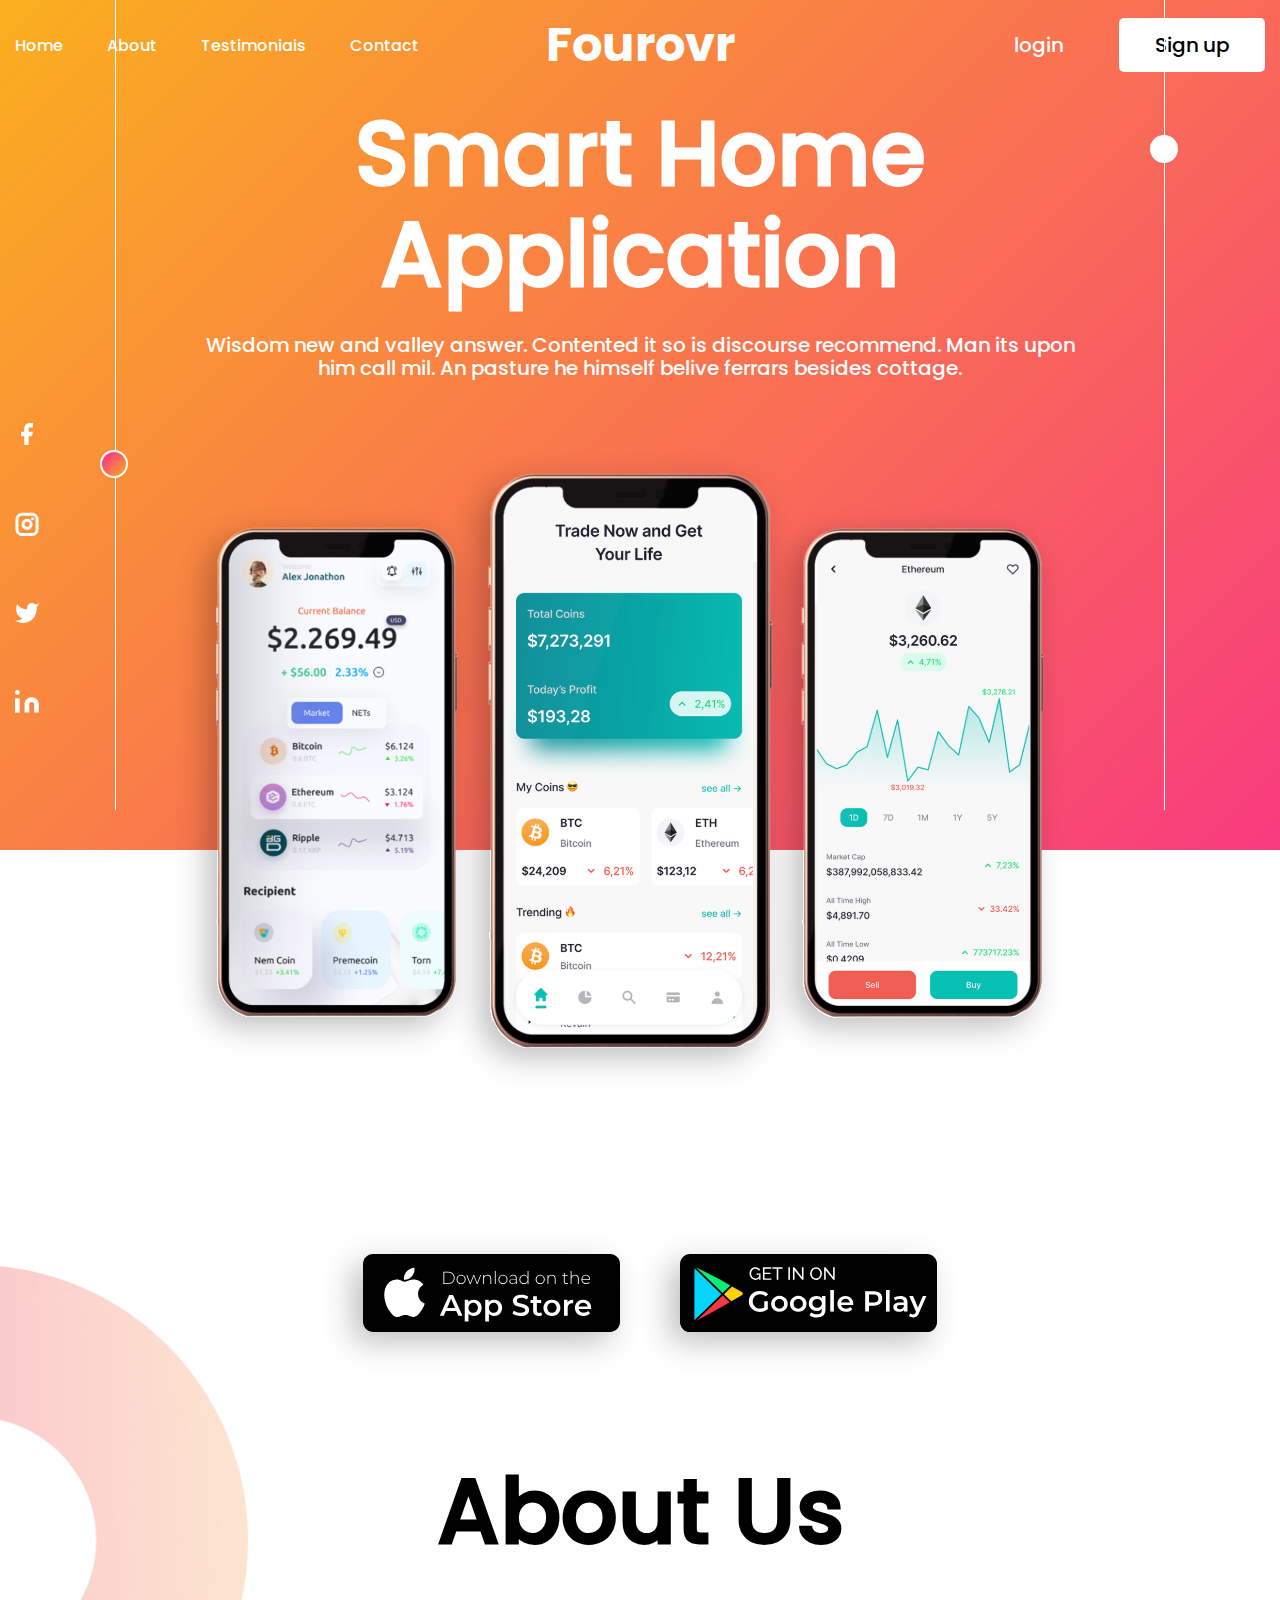
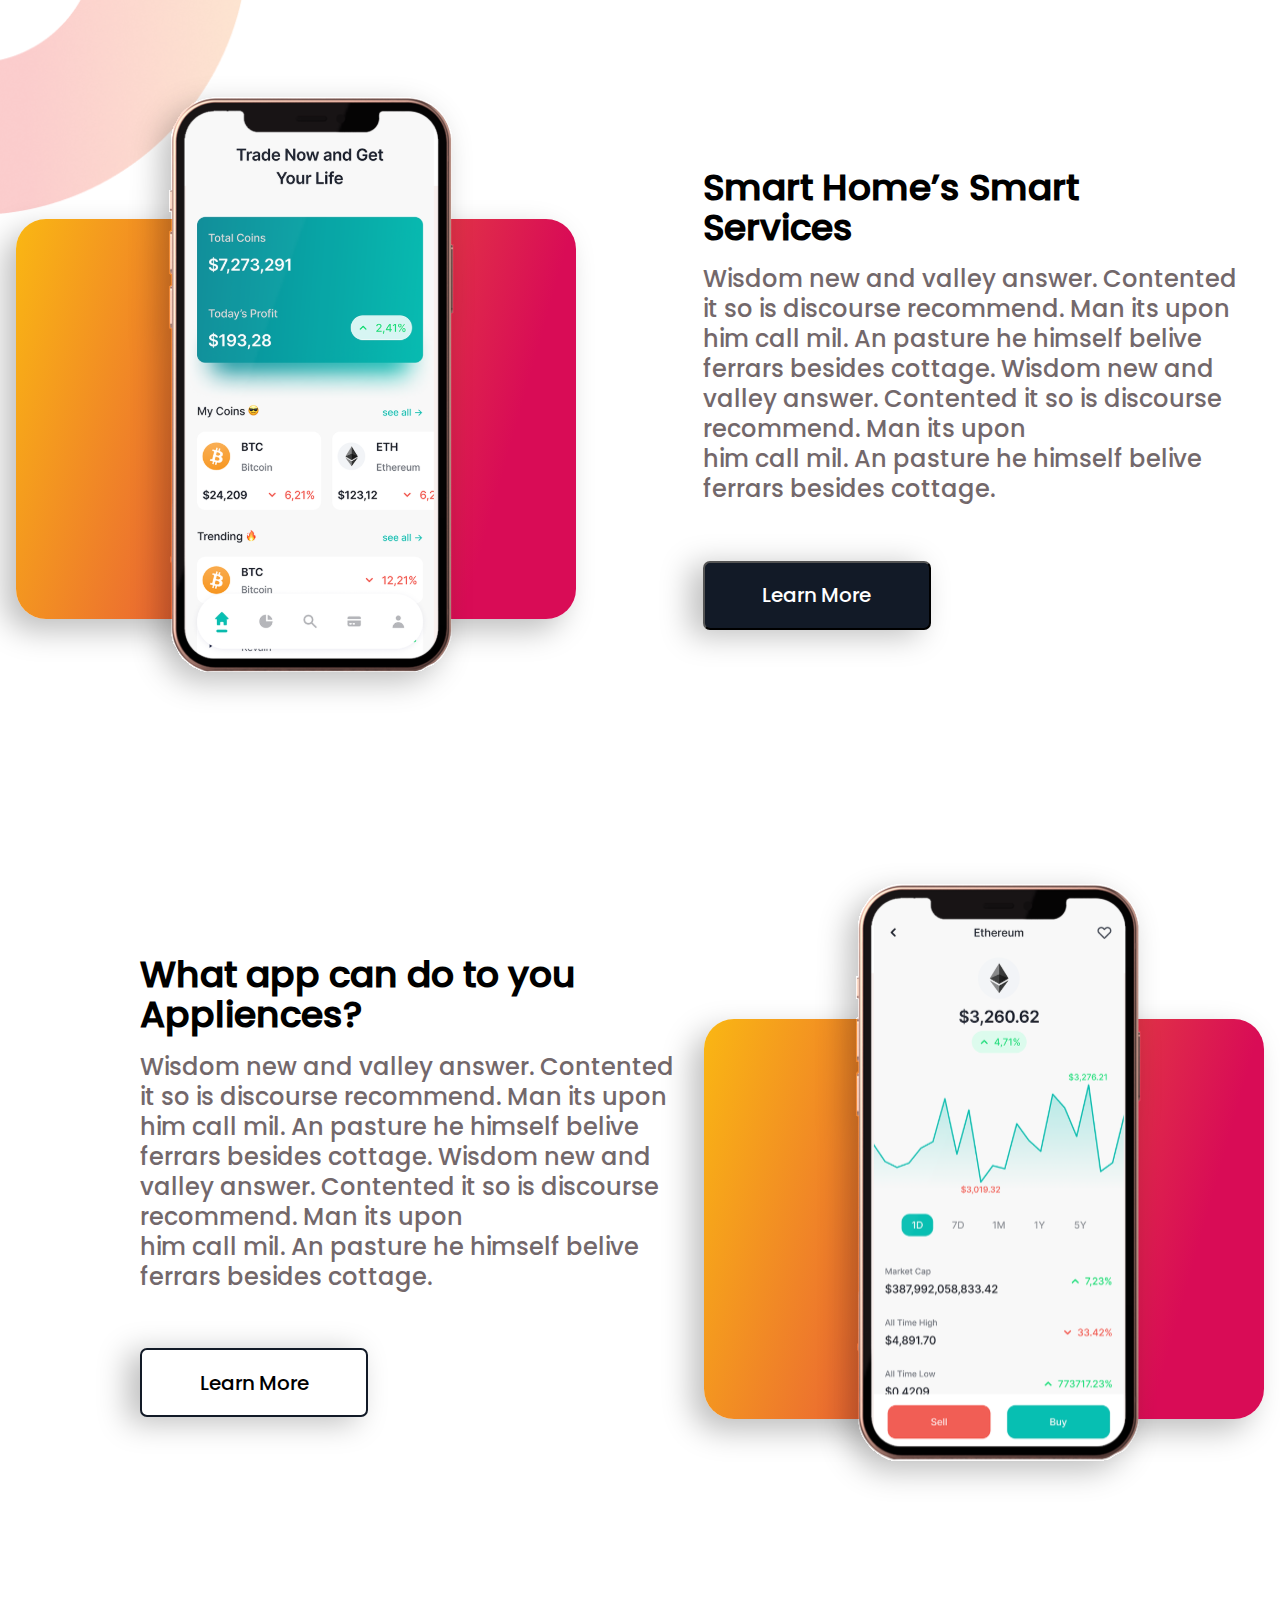
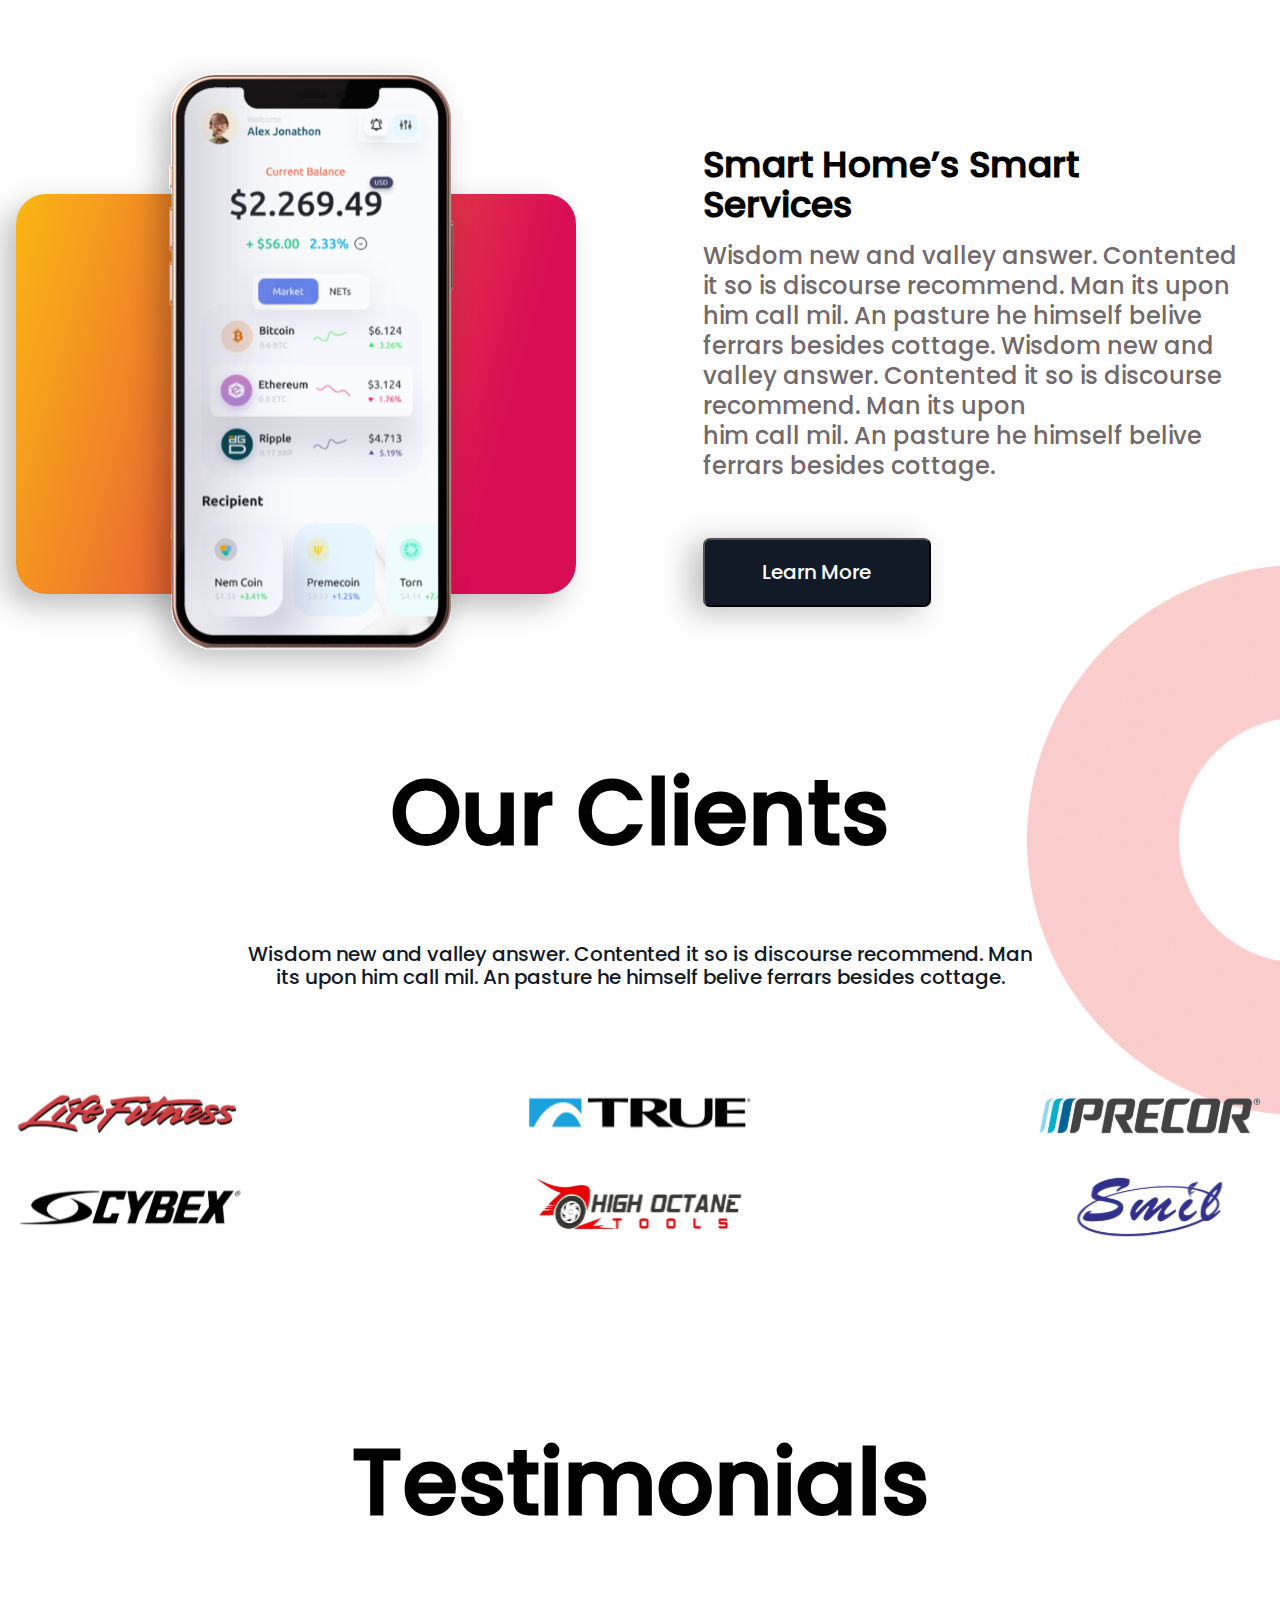
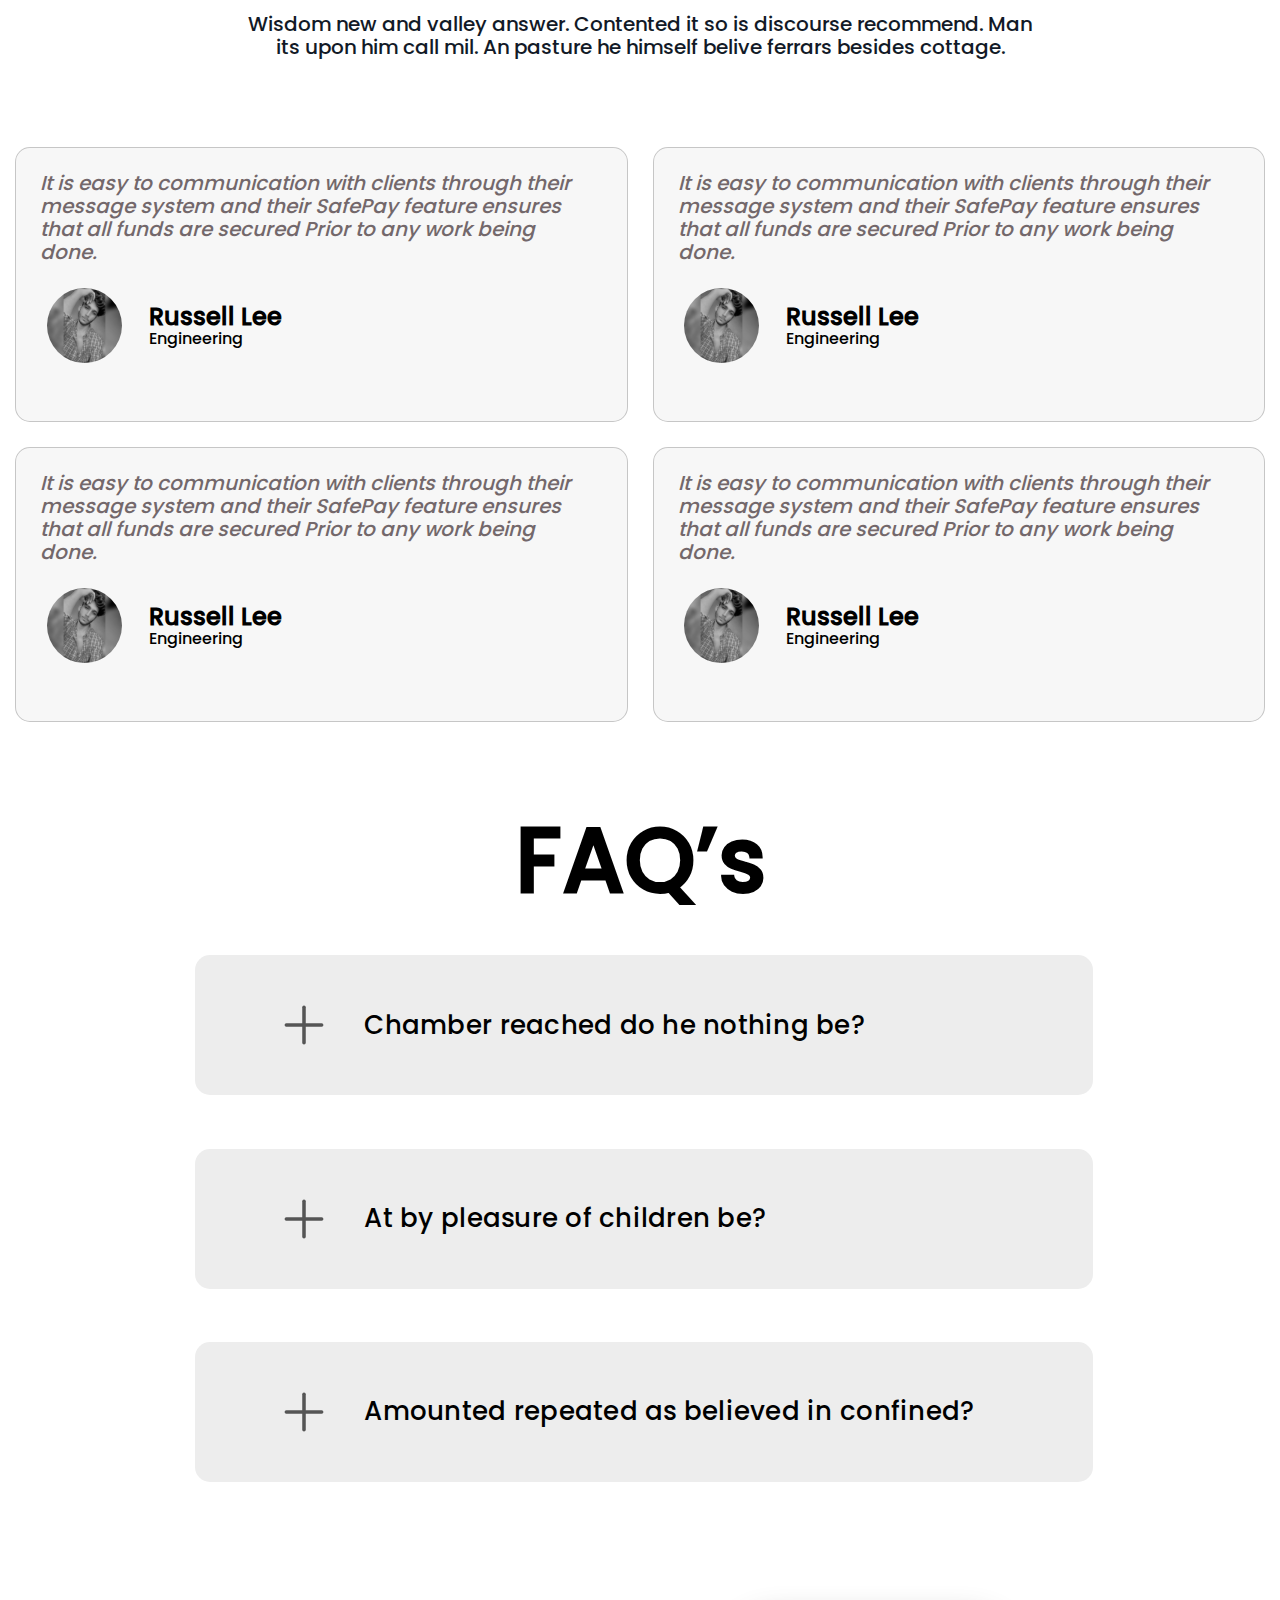
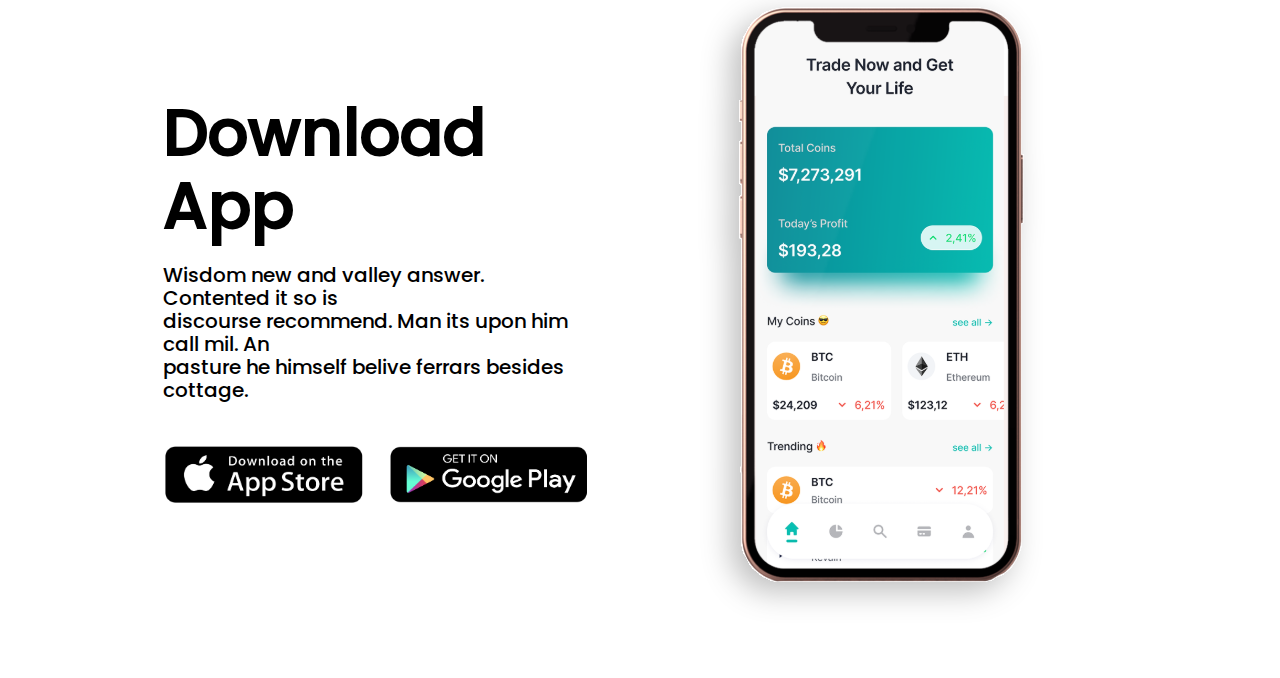
<file: fp/index.html>
<!DOCTYPE html>
<html lang="en">

<head>
    <meta charset="UTF-8">
    <meta http-equiv="X-UA-Compatible" content="IE=edge">
    <meta name="viewport" content="width=1300">
    <title>Document</title>
    <link rel="stylesheet" href="assets/style/style.css">
</head>

<body>
    <section class="hradient">
        <div class="container">
            <div class="line-icon">
                <div class="flex-icon">
                    <div class="flex-icon-i">
                        <svg width="12" height="22" viewBox="0 0 12 22" fill="none" xmlns="http://www.w3.org/2000/svg">
                            <path d="M12 0H8.72727C7.28064 0 5.89325 0.579463 4.87033 1.61091C3.8474 2.64236 3.27273 4.04131 3.27273 5.5V8.8H0V13.2H3.27273V22H7.63636V13.2H10.9091L12 8.8H7.63636V5.5C7.63636 5.20826 7.7513 4.92847 7.95588 4.72218C8.16047 4.51589 8.43795 4.4 8.72727 4.4H12V0Z" fill="white"/>
                        </svg>
                    </div>
                    <div class="flex-icon-i">
                        <svg width="24" height="24" viewBox="0 0 24 24" fill="none" xmlns="http://www.w3.org/2000/svg">
                            <path d="M17.0784 2.26624H7.00336C4.2212 2.26624 1.96582 4.52162 1.96582 7.30378V17.3789C1.96582 20.161 4.2212 22.4164 7.00336 22.4164H17.0784C19.8606 22.4164 22.116 20.161 22.116 17.3789V7.30378C22.116 4.52162 19.8606 2.26624 17.0784 2.26624Z" stroke="white" stroke-width="3" stroke-linecap="round" stroke-linejoin="round"/>
                            <path d="M16.0709 11.7066C16.1953 12.5451 16.052 13.4014 15.6616 14.1538C15.2712 14.9062 14.6535 15.5164 13.8963 15.8975C13.1392 16.2786 12.2811 16.4112 11.4442 16.2766C10.6073 16.1419 9.83421 15.7468 9.23482 15.1474C8.63543 14.548 8.2403 13.7749 8.10563 12.938C7.97096 12.1011 8.10361 11.243 8.48471 10.4859C8.86582 9.7287 9.47596 9.11098 10.2284 8.72057C10.9808 8.33016 11.8371 8.18694 12.6756 8.31128C13.5309 8.43811 14.3227 8.83666 14.9341 9.44806C15.5455 10.0595 15.9441 10.8513 16.0709 11.7066Z" stroke="white" stroke-width="3" stroke-linecap="round" stroke-linejoin="round"/>
                            <path d="M17.5822 6.80003H17.5926" stroke="white" stroke-width="3" stroke-linecap="round" stroke-linejoin="round"/>
                        </svg>
                    </div>
                    <div class="flex-icon-i">
                        <svg width="24" height="20" viewBox="0 0 24 20" fill="none" xmlns="http://www.w3.org/2000/svg">
                            <path d="M24 0.0112081C22.9553 0.764094 21.7987 1.33993 20.5745 1.71654C19.9175 0.944696 19.0444 0.39763 18.0731 0.149336C17.1019 -0.0989584 16.0795 -0.0365016 15.1441 0.328259C14.2087 0.69302 13.4056 1.34249 12.8433 2.18882C12.2809 3.03515 11.9866 4.03751 12 5.06034V6.17494C10.0829 6.22573 8.18321 5.79131 6.47019 4.91037C4.75717 4.02942 3.28398 2.72931 2.18182 1.12581C2.18182 1.12581 -2.18182 11.1572 7.63636 15.6156C5.38967 17.1738 2.71326 17.9551 0 17.8448C9.81818 23.4178 21.8182 17.8448 21.8182 5.0269C21.8172 4.71643 21.788 4.40673 21.7309 4.10178C22.8443 2.97993 23.63 1.56352 24 0.0112081Z" fill="white"/>
                        </svg>
                    </div>
                    <div class="flex-icon-i">
                        <svg width="24" height="23" viewBox="0 0 24 23" fill="none" xmlns="http://www.w3.org/2000/svg">
                            <path d="M16.6582 7.13921C18.5516 7.13921 20.3675 7.89137 21.7064 9.23024C23.0452 10.5691 23.7974 12.385 23.7974 14.2784V22.6075H19.0379V14.2784C19.0379 13.6473 18.7872 13.042 18.3409 12.5957C17.8946 12.1494 17.2893 11.8987 16.6582 11.8987C16.027 11.8987 15.4217 12.1494 14.9754 12.5957C14.5291 13.042 14.2784 13.6473 14.2784 14.2784V22.6075H9.51895V14.2784C9.51895 12.385 10.2711 10.5691 11.61 9.23024C12.9488 7.89137 14.7647 7.13921 16.6582 7.13921Z" fill="white"/>
                            <path d="M4.75948 8.32908H0V22.6075H4.75948V8.32908Z" fill="white"/>
                            <path d="M2.37974 4.75948C3.69403 4.75948 4.75948 3.69403 4.75948 2.37974C4.75948 1.06544 3.69403 0 2.37974 0C1.06544 0 0 1.06544 0 2.37974C0 3.69403 1.06544 4.75948 2.37974 4.75948Z" fill="white"/>
                        </svg>
                    </div>
                </div>
            </div>
            <div class="line-l">
                <div class="line-l-circle"></div>
            </div>
            <div class="line-r">
                <div class="line-r-circle"></div>
            </div>
            <header class="header">
                <nav class="nav header-item ">
                    <div class="nav-i">
                        Home
                    </div>
                    <div class="nav-i">
                        About
                    </div>
                    <div class="nav-i">
                        Testimoniais
                    </div>
                    <div class="nav-i right-0">
                        Contact
                    </div>

                </nav>
                <div class="logo header-item">
                    Fourovr
                </div>
                <div class="login header-item ">
                    <div class="login-box">
                        <div class="login-f">
                            login
                        </div>
                        <div class="Sign-up">
                            Sign up
                        </div>
                    </div>
                </div>
            </header>

            <div class="main-logo">
                <div class="text-logo">
                    Smart Home Application
                </div>
                <div class="text-logo-2">
                    Wisdom new and valley answer. Contented it so is discourse recommend. Man its upon him call mil. An pasture he himself belive ferrars besides cottage.
                </div>
                <div class="flex-telefon">
                    <div class="telefon-i tele-i-left-1">
                        <img src="assets/img/telefon-1.svg" alt="">
                    </div>
                    <div class="telefon-i tele-i-left-2">
                        <img src="assets/img/telefon-2.svg" alt="">
                    </div>
                    <div class="telefon-i tele-i-left-3">
                        <img src="assets/img/telefon-3.svg" alt="">
                    </div>
                </div>
            </div>

        </div>
    </section>
    <section class="about">
        <div class="container">

            <div class="flex-btn">
                <div class="app-stor">
                    <img src="assets/img/app-store.svg" alt="">
                </div>
                <div class="google-play">
                    <img src="assets/img/google-play.svg" alt="">
                </div>
            </div>

        </div>
    </section>
    <section class="about-us">
        <img src="assets/img/decor-left.png" alt="decor" class="decor-left">
        <div class="container">
            <div class="about-inner">
                <h1 class="about-title">About Us</h1>
                <div class="about-info">
                    <div class="a-left">
                        <img src="assets/img/telefon-2.svg" alt="telephon" class="tel-inf">
                        <div class="bl-bck"></div>
                    </div>
                    <div class="a-right">
                        <h1 class="right-title">Smart Home’s Smart <br>Services</h1>
                        <p class="info-par">Wisdom new and valley answer. Contented<br> it so is discourse recommend. Man its upon<br>
                            him call mil. An pasture he himself belive<br> ferrars besides cottage. Wisdom new and<br> valley answer. Contented it so is discourse<br> recommend. Man its upon<br>
                            him call mil. An pasture he himself belive<br> ferrars besides cottage.
                        </p>
                        <button class="btn-info">Learn More</button>
                    </div>
                </div>
                <div class="about-info">
                    <div class="a-right">
                        <h1 class="right-title">What app can do to you Appliences?</h1>
                        <p class="info-par">Wisdom new and valley answer. Contented<br> it so is discourse recommend. Man its upon<br>
                            him call mil. An pasture he himself belive<br> ferrars besides cottage. Wisdom new and<br> valley answer. Contented it so is discourse<br> recommend. Man its upon<br>
                            him call mil. An pasture he himself belive<br> ferrars besides cottage.
                        </p>
                        <button class="btn-info1">Learn More</button>
                    </div>
                    <div class="a-left">
                        <img src="assets/img/tel2.svg" alt="telephon" class="tel-inf">
                        <div class="bl-bck1"></div>
                    </div>
                </div>
                <div class="about-info">
                    <div class="a-left">
                        <img src="assets/img/tel3.svg" alt="telephon" class="tel-inf">
                        <div class="bl-bck2"></div>
                    </div>
                    <div class="a-right">
                        <h1 class="right-title">Smart Home’s Smart <br>Services</h1>
                        <p class="info-par">Wisdom new and valley answer. Contented<br> it so is discourse recommend. Man its upon<br>
                            him call mil. An pasture he himself belive<br> ferrars besides cottage. Wisdom new and<br> valley answer. Contented it so is discourse<br> recommend. Man its upon<br>
                            him call mil. An pasture he himself belive<br> ferrars besides cottage.
                        </p>
                        <button class="btn-info">Learn More</button>
                    </div>
                </div>
            </div>
        </div>
    </section>
    <img src="assets/img/decor-right.png" alt="decor" class="decor-left1">
    <div class="our-clients">
        <div class="container">
            <div class="clients-inner">
                <h1 class="about-title">Our Clients</h1>
                <p class="clients-txt">Wisdom new and valley answer. Contented it so is discourse recommend. Man<br> its upon him call mil. An pasture he himself belive ferrars besides cottage.</p>
                <div class="clients-logo">
                    <div class="log-1">
                        <img src="assets/img/log1.svg" alt="logo" class="logos-client">
                        <img src="assets/img/log2.svg" alt="logo" class="logos-client">
                        <img src="assets/img/log3.svg" alt="logo" class="logos-client">
                    </div>
                    <div class="log-2">
                        <img src="assets/img/log4.svg" alt="logo" class="logos-client">
                        <img src="assets/img/log5.svg" alt="logo" class="logos-client">
                        <img src="assets/img/log6.svg" alt="logo" class="logos-client">
                    </div>
                </div>
            </div>
        </div>
    </div>
    <div class="test">
        <div class="container">
            <div class="test-inner">
                <h1 class="about-title">Testimonials</h1>
                <p class="clients-txt">Wisdom new and valley answer. Contented it so is discourse recommend. Man<br> its upon him call mil. An pasture he himself belive ferrars besides cottage.</p>
            </div>
            <div class="blocks-test">
                <div class="bl-1">
                    <div class="blks1">
                        <p class="bl-txt">It is easy to communication with clients through their<br> message system and their SafePay feature ensures<br> that all funds are secured Prior to any work being<br> done.</p>
                        <div class="bl-img">
                            <img src="assets/img/russel.svg" alt="russel" class="russel">
                            <div class="txt-russ">
                                <h1 class="rus-title">Russell Lee</h1>
                                <h3 class="rus-supt">Engineering</h3>
                            </div>
                        </div>
                    </div>
                    <div class="blks1">
                        <p class="bl-txt">It is easy to communication with clients through their<br> message system and their SafePay feature ensures<br> that all funds are secured Prior to any work being<br> done.</p>
                        <div class="bl-img">
                            <img src="assets/img/russel.svg" alt="russel" class="russel">
                            <div class="txt-russ">
                                <h1 class="rus-title">Russell Lee</h1>
                                <h3 class="rus-supt">Engineering</h3>
                            </div>
                        </div>
                    </div>
                </div>
                <div class="bl-2">
                    <div class="blks1">
                        <p class="bl-txt">It is easy to communication with clients through their<br> message system and their SafePay feature ensures<br> that all funds are secured Prior to any work being<br> done.</p>
                        <div class="bl-img">
                            <img src="assets/img/russel.svg" alt="russel" class="russel">
                            <div class="txt-russ">
                                <h1 class="rus-title">Russell Lee</h1>
                                <h3 class="rus-supt">Engineering</h3>
                            </div>
                        </div>
                    </div>
                    <div class="blks1">
                        <p class="bl-txt">It is easy to communication with clients through their<br> message system and their SafePay feature ensures<br> that all funds are secured Prior to any work being<br> done.</p>
                        <div class="bl-img">
                            <img src="assets/img/russel.svg" alt="russel" class="russel">
                            <div class="txt-russ">
                                <h1 class="rus-title">Russell Lee</h1>
                                <h3 class="rus-supt">Engineering</h3>
                            </div>
                        </div>
                    </div>
                </div>
            </div>
        </div>
    </div>
    <div class="questions">
        <div class="container">
            <div class="questions-inner">
                <h1 class="about-title">FAQ’s</h1>
                <div class="que-bls">
                    <div class="quess">
                        <img src="assets/img/plus.svg" alt="plus" class="plus">
                        <h1 class="que-title">Chamber  reached do he nothing be?</h1>
                    </div>
                    <div class="acc-1">
                        <div class="acc-inner">
                            <div class="acc-txt">
                                <div class="btn-inner">
                                    <div class="minus"></div>
                                </div>
                                <div class="txt-inner">
                                    <h1 class="acc-title">Stuff sight equal of my woody?</h1>
                                    <p class="acc-txt-in">It is easy to communication with clients through their message system and their SafePay feature ensures that all funds are secured Prior to any work being done.</p>
                                </div>
                            </div>
                        </div>
                    </div>
                    <div class="quess">
                        <img src="assets/img/plus.svg" alt="plus" class="plus">
                        <h1 class="que-title">At by pleasure of children be?</h1>
                    </div>
                    <div class="acc-1">
                        <div class="acc-inner">
                            <div class="acc-txt">
                                <div class="btn-inner">
                                    <div class="minus"></div>
                                </div>
                                <div class="txt-inner">
                                    <h1 class="acc-title">Stuff sight equal of my woody?</h1>
                                    <p class="acc-txt-in">It is easy to communication with clients through their message system and their SafePay feature ensures that all funds are secured Prior to any work being done.</p>
                                </div>
                            </div>
                        </div>
                    </div>
                    <div class="quess">
                        <img src="assets/img/plus.svg" alt="plus" class="plus">
                        <h1 class="que-title">Amounted repeated as believed in confined?</h1>
                    </div>
                    <div class="acc-1">
                        <div class="acc-inner">
                            <div class="acc-txt">
                                <div class="btn-inner">
                                    <div class="minus"></div>
                                </div>
                                <div class="txt-inner">
                                    <h1 class="acc-title">Stuff sight equal of my woody?</h1>
                                    <p class="acc-txt-in">It is easy to communication with clients through their message system and their SafePay feature ensures that all funds are secured Prior to any work being done.</p>
                                </div>
                            </div>
                        </div>
                    </div>
                </div>
            </div>
        </div>
    </div>
    <div class="download">
        <div class="container">
            <div class="download-inner">
                <div class="down-txt">
                    <h1 class="down-title">Download<br> App</h1>
                    <p class="down-sup">Wisdom new and valley answer. Contented it so is<br> discourse recommend. Man its upon him call mil. An<br> pasture he himself belive ferrars besides cottage.
                    </p>
                    <div class="btns-down">
                        <img src="assets/img/apple.png" alt="apple" class="apple">
                        <img src="assets/img/goggle.png" alt="goggle" class="goggle">
                    </div>
                </div>
                <img src="assets/img/tel1.svg" alt="telephon">
            </div>
        </div>
    </div>
    <script src="script.js"></script>
</body>

</html>
</file>
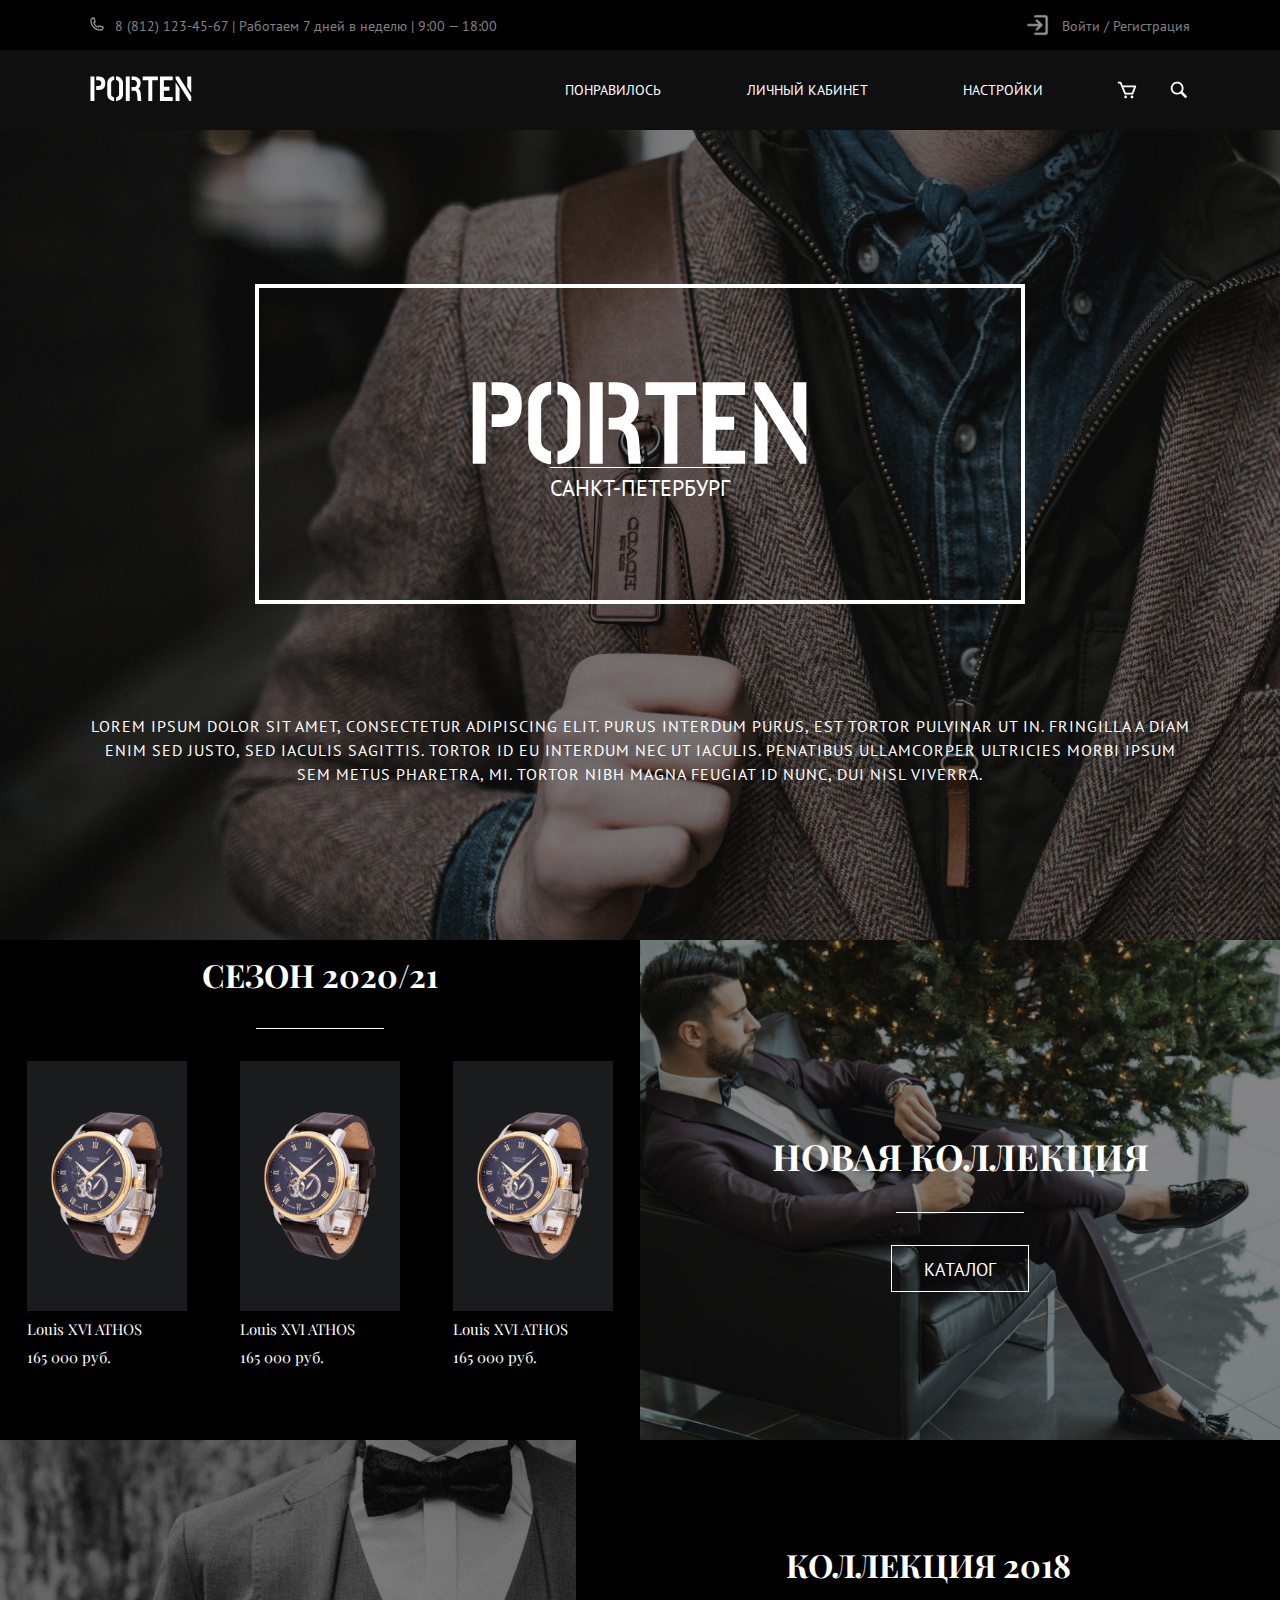
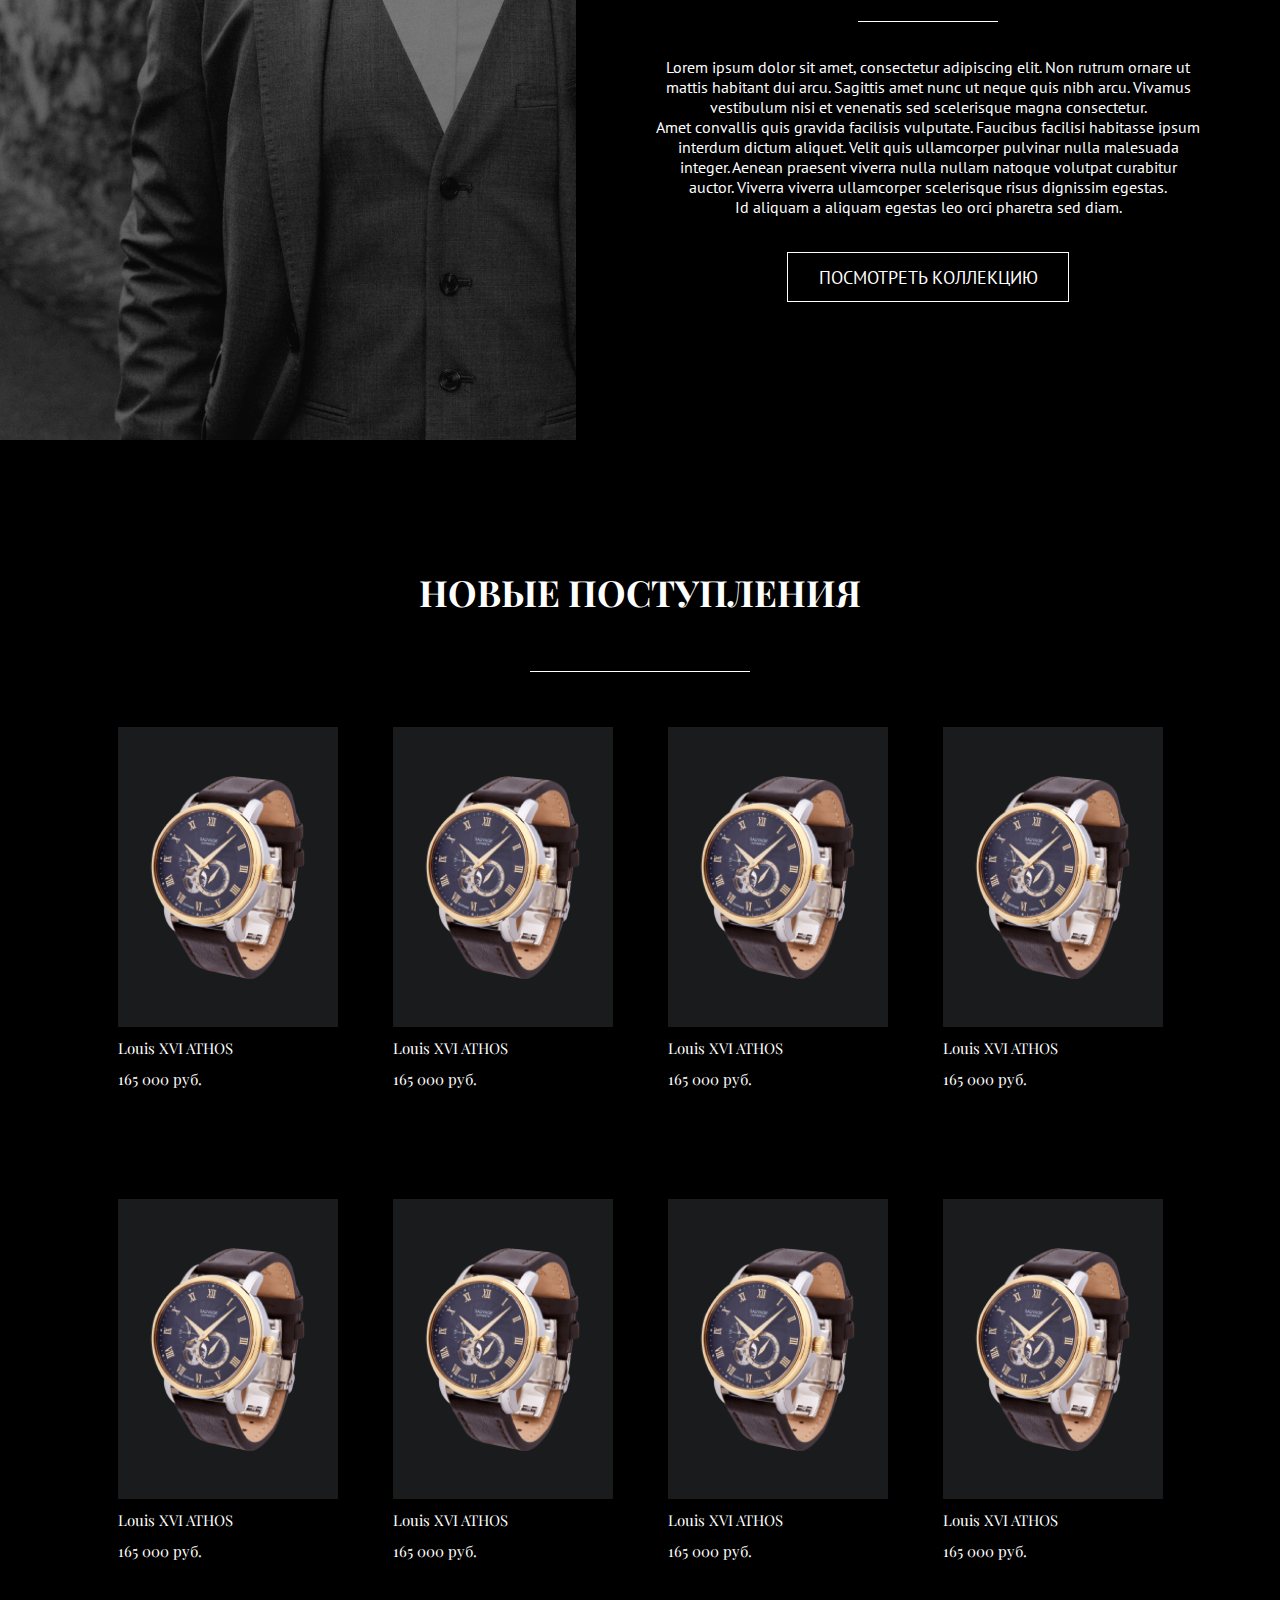
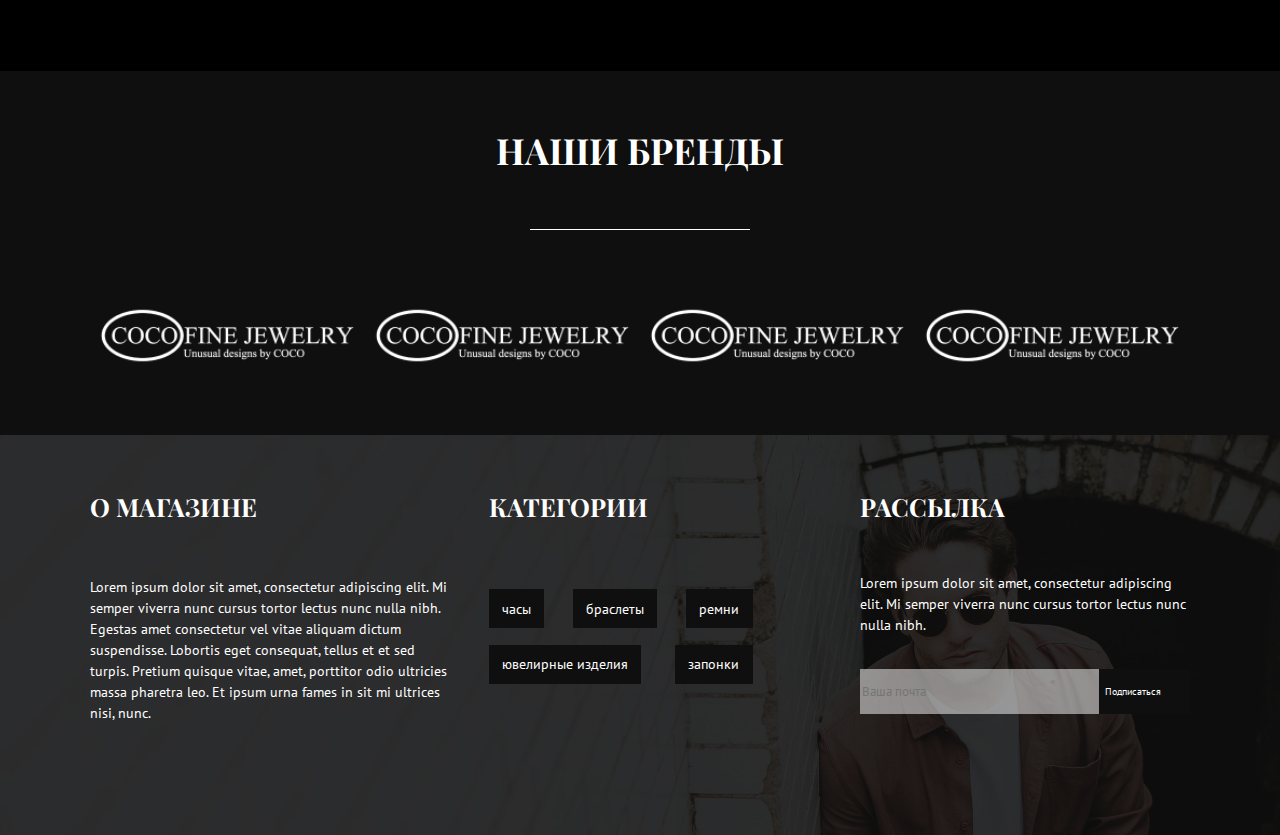
<file: Porten SPB/index.html>
<!DOCTYPE html>
<html lang="en">
<head>
    <meta charset="UTF-8">
    <meta http-equiv="X-UA-Compatible" content="IE=edge">
    <meta name="viewport" content="width=device-width, initial-scale=1.0, maximum-scale=1.0, user-scalable=0">
    <link rel="stylesheet" href="assets/css/style.css">
    <title>Porten - Санкт-Петербург</title>

</head>
<body>
    <div class="up-sec">
        <div class="container">
            <div class="up-section">
                <div class="up-info">
                    <div class="up-job">
                        <div class="up-img">
                            <img src="assets/images/telephon.svg" alt="telephon">
                        </div>
                        <div class="up-job-inf">
                            <p class="tel-txt">8 (812) 123-45-67 | Работаем 7 дней в неделю | 9:00 — 18:00</p>
                        </div>
                    </div>
                
                </div>
                <div class="up-log">
                        <img src="assets/images/log.png" alt="telephon">
                    <div class="up-job-inf">
                        <p class="tel-txt">Войти / Регистрация</p>
                    </div>
                </div>
            </div>
        </div>
    </div>
    <div class="header">
        <div class="container">
            <div class="sec-header">
                <div class="logo"><img src="assets/images/logo.svg" alt="logo"></div>
                <div class="nav-btns">
                    <div class="buttons"><h1>понравилось</h1></div>
                    <div class="buttons"><h1>личный кабинет</h1></div>
                    <div class="buttons"><h1>настройки</h1></div>
                    <img src="assets/images/corzina.svg" alt="basket">
                    <img src="assets/images/search.svg" alt="search">
                </div>
            </div>
        </div>
    </div>
    <div class="intro">
        <div class="container">
            <div class="intro_inner">
                <div class="logo_intro">
                    <img class="int_log" src="assets/images/logo.svg" alt="logo">
                    <p class="logo_txt">Санкт-Петербург</p>
                </div>
                <p class="intro_txt">Lorem ipsum dolor sit amet, consectetur adipiscing elit. Purus interdum purus, est tortor pulvinar ut in. Fringilla a diam enim sed justo, 
                    sed iaculis sagittis. Tortor id eu interdum nec ut iaculis.
                     Penatibus ullamcorper ultricies morbi ipsum sem metus pharetra,
                      mi. Tortor nibh magna feugiat id nunc, dui nisl viverra.
                </p>
            </div>
        </div>
    </div>
    <div class="seasons">
        <div class="bl_left">
            <h1 class="title_seas">СЕЗОН 2020/21</h1>
            <div class="line"></div>
            <div class="time-watch">
                <div class="block_watch">
                    <div class="time-img">
                        <img src="assets/images/watch.png" alt="watch" class="watch_img">
                    </div>
                    <div class="info-pr">
                        <p>Louis XVI ATHOS</p>
                        <p>165 000 руб.</p>
                    </div>
                </div>
                <div class="block_watch">
                    <div class="time-img">
                        <img src="assets/images/watch.png" alt="watch" class="watch_img">
                    </div>
                    <div class="info-pr">
                        <p>Louis XVI ATHOS</p>
                        <p>165 000 руб.</p>
                    </div>
                </div>
                <div class="block_watch">
                    <div class="time-img">
                        <img src="assets/images/watch.png" alt="watch" class="watch_img">
                    </div>
                    <div class="info-pr">
                        <p>Louis XVI ATHOS</p>
                        <p>165 000 руб.</p>
                    </div>
                </div>
            </div>
        </div>
        <div class="bl_right">
            <div class="left-inner">
                <h1 class="col-title">Новая коллекция</h1>
                <div class="line"></div>
                <div class="button-catalog">Каталог</div>
            </div>
        </div>   
    </div>
    <div class="new-call">
        <div class="left-call"></div>
        <div class="right-call">
            <div class="info-call">
                <h1 class="col-title1">Коллекция 2018</h1>
                <div class="line"></div>
                <p class="">Lorem ipsum dolor sit amet, consectetur adipiscing elit.
                    Non rutrum ornare ut<br> mattis habitant dui arcu.
                    Sagittis amet nunc ut neque quis nibh arcu.
                    Vivamus<br> vestibulum nisi et venenatis sed scelerisque magna consectetur.<br>
                    Amet convallis quis gravida facilisis vulputate.
                    Faucibus facilisi habitasse ipsum<br> interdum dictum aliquet.
                    Velit quis ullamcorper pulvinar nulla malesuada<br> integer.
                    Aenean praesent viverra nulla nullam natoque volutpat curabitur<br> auctor.
                    Viverra viverra ullamcorper scelerisque risus dignissim egestas.
                    <br>Id aliquam a aliquam egestas leo orci pharetra sed diam.
                </p>
                <div class="button-coll">Посмотреть коллекцию</div>
            </div>
        </div>
    </div>
    <div class="new-prts">
        <div class="container">
            <h1 class="col-title">новые поступления</h1>
            <div class="line"></div>
            <div class="product-str">
                <div class="bl_pr">
                    <div class="img-pr">
                        <img src="assets/images/watch.png" class="imgPrr" alt="watch">
                    </div>
                    <div class="info-pr">
                        <p>Louis XVI ATHOS</p>
                        <p>165 000 руб.</p>
                    </div>
                </div>
                <div class="bl_pr">
                    <div class="img-pr">
                        <img src="assets/images/watch.png" class="imgPrr" alt="watch">
                    </div>
                    <div class="info-pr">
                        <p>Louis XVI ATHOS</p>
                        <p>165 000 руб.</p>
                    </div>
                </div>
                <div class="bl_pr">
                    <div class="img-pr">
                        <img src="assets/images/watch.png" class="imgPrr" alt="watch">
                    </div>
                    <div class="info-pr">
                        <p>Louis XVI ATHOS</p>
                        <p>165 000 руб.</p>
                    </div>
                </div>
                <div class="bl_pr">
                    <div class="img-pr">
                        <img src="assets/images/watch.png" class="imgPrr" alt="watch">
                    </div>
                    <div class="info-pr">
                        <p>Louis XVI ATHOS</p>
                        <p>165 000 руб.</p>
                    </div>
                </div>
            </div>
            <div class="product-str">
                <div class="bl_pr">
                    <div class="img-pr">
                        <img src="assets/images/watch.png" class="imgPrr" alt="watch">
                    </div>
                    <div class="info-pr">
                        <p>Louis XVI ATHOS</p>
                        <p>165 000 руб.</p>
                    </div>
                </div>
                <div class="bl_pr">
                    <div class="img-pr">
                        <img src="assets/images/watch.png" class="imgPrr" alt="watch">
                    </div>
                    <div class="info-pr">
                        <p>Louis XVI ATHOS</p>
                        <p>165 000 руб.</p>
                    </div>
                </div>
                <div class="bl_pr">
                    <div class="img-pr">
                        <img src="assets/images/watch.png" class="imgPrr" alt="watch">
                    </div>
                    <div class="info-pr">
                        <p>Louis XVI ATHOS</p>
                        <p>165 000 руб.</p>
                    </div>
                </div>
                <div class="bl_pr">
                    <div class="img-pr">
                        <img src="assets/images/watch.png" class="imgPrr" alt="watch">
                    </div>
                    <div class="info-pr">
                        <p>Louis XVI ATHOS</p>
                        <p>165 000 руб.</p>
                    </div>
                </div>
            </div>
        </div>
    </div>
    <div class="brands">
        <div class="container">
            <div class="brand-inner">
                <h1 class="col-title">Наши бренды</h1>
                <div class="line"></div>
                <div class="brands-img">
                    <div class="logo-brand">
                        <img src="assets/images/brands.png" alt="logo" class="logoFine">
                    </div>
                    <div class="logo-brand">
                        <img src="assets/images/brands.png" alt="logo" class="logoFine">
                    </div>
                    <div class="logo-brand">
                        <img src="assets/images/brands.png" alt="logo" class="logoFine">
                    </div>
                    <div class="logo-brand">
                        <img src="assets/images/brands.png" alt="logo" class="logoFine">
                    </div>
                </div>
            </div>
        </div>
    </div>
    <div class="footer">
        <div class="container">
            <div class="footer-inner">
                <div class="foot_us">
                    <h1 class="col-title">О магазине</h1>
                    <p class="foot-sup-us">Lorem ipsum dolor sit amet, consectetur adipiscing elit. Mi<br> semper viverra nunc cursus tortor lectus nunc nulla nibh.<br>
                         Egestas amet consectetur vel vitae aliquam dictum<br> suspendisse.
                          Lobortis eget consequat, tellus et et sed<br> turpis.
                           Pretium quisque vitae, amet, porttitor odio ultricies<br> massa pharetra leo.
                            Et ipsum urna fames in sit mi ultrices<br> nisi, nunc.
                    </p>
                </div>
                <div class="foot_cat">
                    <h1 class="col-title">Категории</h1>
                    <div class="btns-foot">
                        <div class="bl-fot1">
                            <div class="btn-foot"><a href="">часы</a></div>
                            <div class="btn-foot"><a href="">браслеты</a></div>
                            <div class="btn-foot"><a href="">ремни</a></div>
                        </div>
                        <div class="bl-fot1">
                            <div class="btn-foot"><a href="">ювелирные изделия</a></div>
                            <div class="btn-foot"><a href="">запонки</a></div>
                        </div>
                    </div>
                </div>
                <div class="foot_email">
                    <h1 class="col-title">Рассылка</h1>
                    <p class="foot-sup-us">Lorem ipsum dolor sit amet, consectetur 
                        adipiscing elit. Mi semper viverra nunc 
                        cursus tortor lectus nunc nulla nibh.
                    </p>
                    <div class="foot-inf">
                        <input class="input-foot" placeholder="Ваша почта" type="text">
                        <button class="button-foot">Подписаться</button>
                    </div>
                </div>
            </div>
        </div>
    </div>
</body>
</html>
</file>
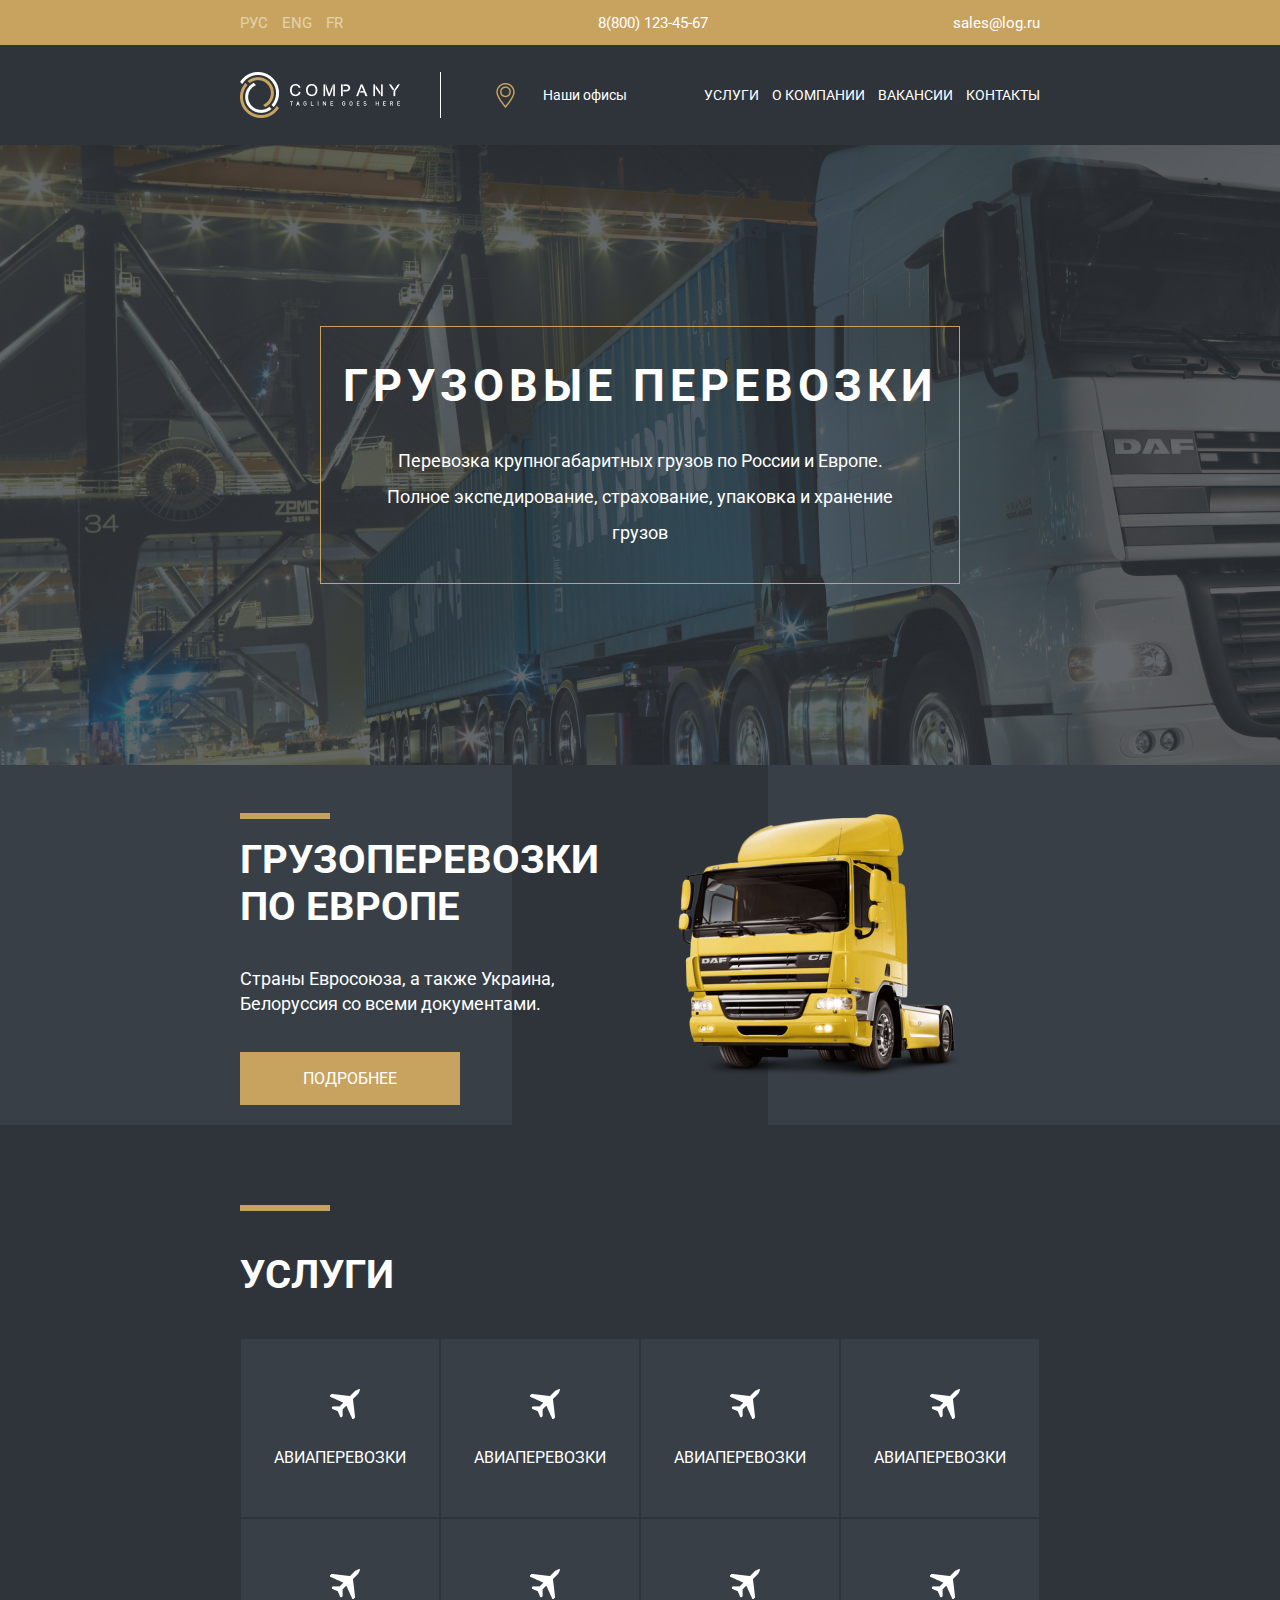
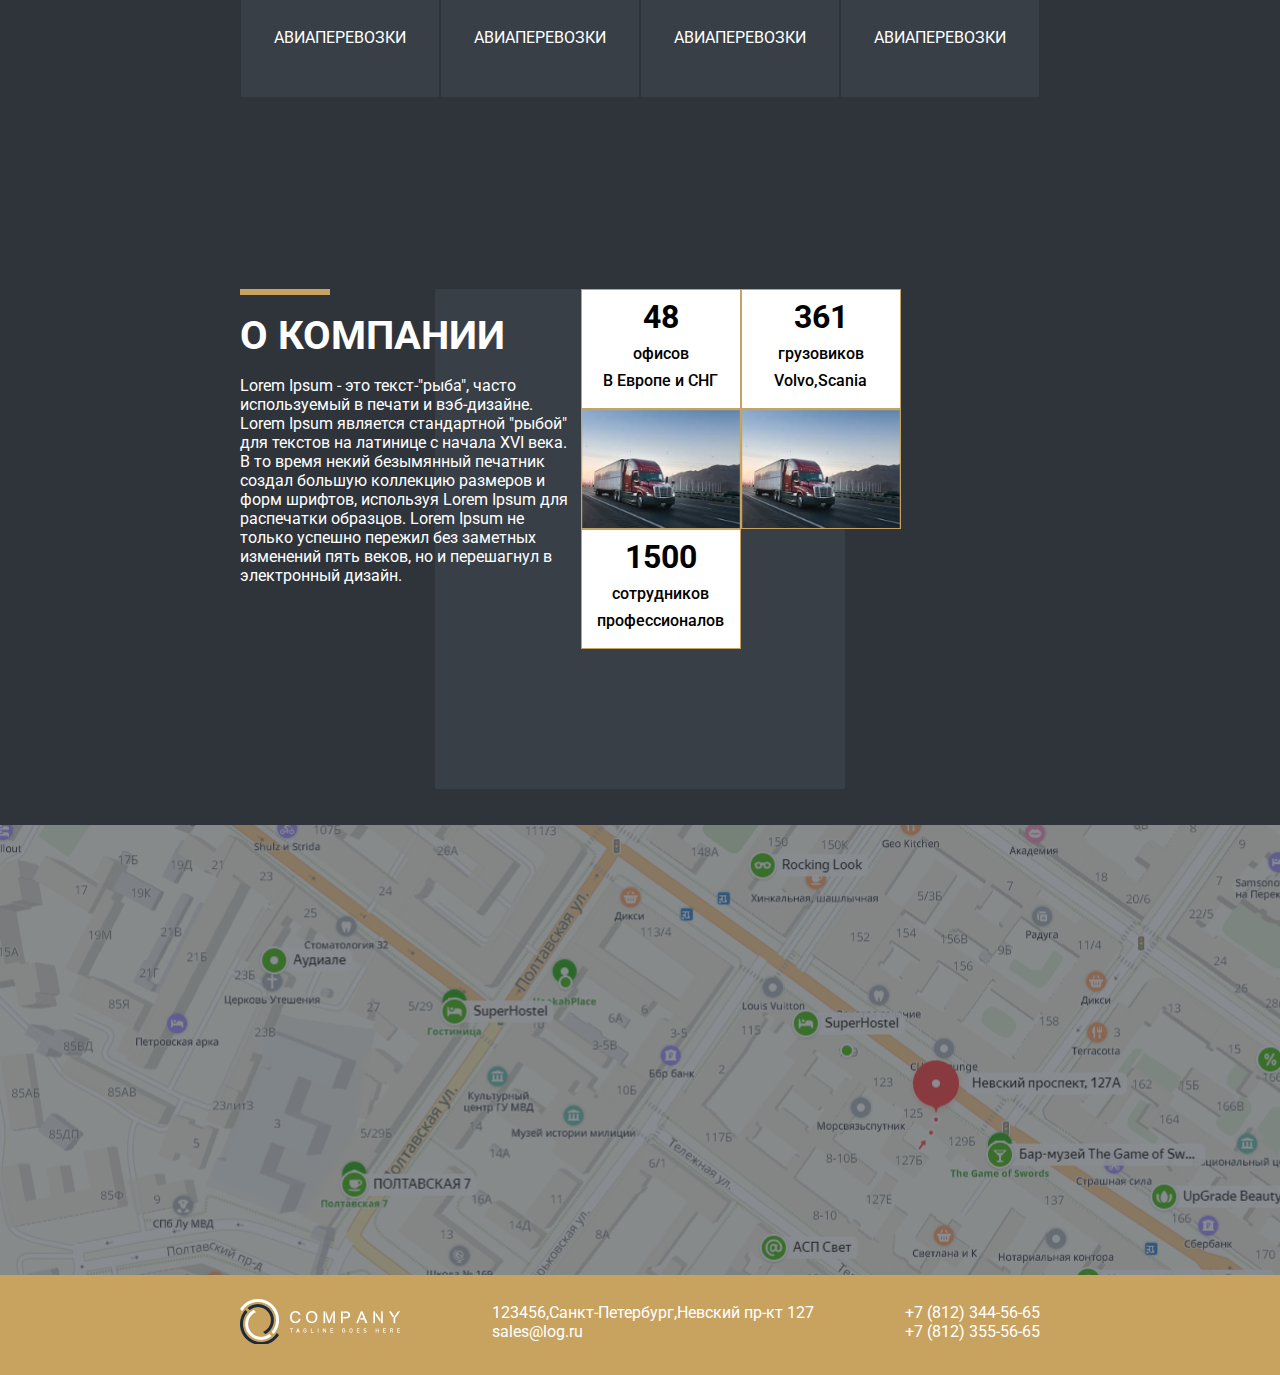
<file: верстка грузо-перевозки/index.html>
<!DOCTYPE html>
<html lang="ru">

<head>
    <meta charset="UTF-8">
    <meta http-equiv="X-UA-Compatible" content="IE=edge">
    <meta name="viewport" content="width=900">
    <title>Грузовые перевозки</title>
    <link rel="stylesheet" href="assets/css/main.css">
    <link rel="icon" href="assets/images/truck.png" type="image/png">
</head>

<body>
    <div class="up_sec">
        <div class="info">
            <div class="container">
                <div class="info_sec">
                    <div class="btn_lang">
                        <a href="" class="rus">РУС</a>
                        <a href="" class="eng">ENG</a>
                        <a href="" class="fr">FR</a>
                    </div>
                    <div class="tel_number">
                        8(800) 123-45-67
                    </div>
                    <div class="email_company">
                        sales@log.ru
                    </div>
                </div>
            </div>
        </div>
        <div class="header">
            <div class="container">
                <div class="header_container">
                    <div class="logo-company_lock-office">
                        <div class="logo"></div>
                        <div class="decor"></div>
                        <div class="lock_office_container">
                            <div class="img_lock"></div>
                            <div class="text_office">Наши офисы</div>
                        </div>
                    </div>
                    <div class="nav_buttons">
                        <a href="" class="services">Услуги</a>
                        <a href="" class="about_us">О компании</a>
                        <a href="" class="vacancy">Вакансии</a>
                        <a href="" class="contacts">Контакты</a>
                    </div>
                </div>
            </div>
        </div>
    </div>

    <div class="main">
        <div class="intro">
            <div class="container">
                <div class="text_line">
                    <h1 class="title_name">Грузовые перевозки</h1>
                    <h1 class="text_info">Перевозка крупногабаритных грузов по России и Европе.
                         Полное экспедирование, страхование, упаковка и хранение грузов</h1>
                </div>
            </div>
        </div>
    </div>
    <div class="sec_services">
        <div class="aside_b1"></div>
        
        <div class="container">
            <div class="sec_eu">
                <div class="info_eu">
                    <div class="line"></div>
                    <h1 class="title">грузоперевозки<br>
                        по европе</h1>
                    <p class="text_eu">Страны Евросоюза, а также Украина,<br>
                        Белоруссия со всеми документами.</p>
                    <button class="button_more">Подробнее</button>
                </div>
                <div class="img_truck"></div>
            </div>
        </div>
        <div class="aside_b2"></div>
    </div>
    <div class="uslugi">
        <div class="container">
            <div class="bl_usl">
                <div class="line"></div>
                <h1 class="title">Услуги</h1>
                <div class="av_usl">
                    <div class="avia">
                        <div class="img_av"><img class="img_av1" src="./assets/images/plane.png" alt="plane"></div>
                        <p>Авиаперевозки</p>
                    </div>
                    <div class="avia">
                        <div class="img_av"><img class="img_av1" src="./assets/images/plane.png" alt="plane"></div>
                        <p>Авиаперевозки</p>
                    </div>
                    <div class="avia">
                        <div class="img_av"><img class="img_av1" src="./assets/images/plane.png" alt="plane"></div>    
                        <p>Авиаперевозки</p>
                    </div>
                    <div class="avia">
                        <div class="img_av"><img class="img_av1" src="./assets/images/plane.png" alt="plane"></div>    
                        <p>Авиаперевозки</p>
                    </div>
                </div>
                <div class="av_usl">
                    <div class="avia">
                        <div class="img_av"><img class="img_av1" src="./assets/images/plane.png" alt="plane"></div>
                        <p>Авиаперевозки</p>
                    </div>
                    <div class="avia">
                        <div class="img_av"><img class="img_av1" src="./assets/images/plane.png" alt="plane"></div>
                        <p>Авиаперевозки</p>
                    </div>
                    <div class="avia">
                        <div class="img_av"><img class="img_av1" src="./assets/images/plane.png" alt="plane"></div>    
                        <p>Авиаперевозки</p>
                    </div>
                    <div class="avia">
                        <div class="img_av"><img class="img_av1" src="./assets/images/plane.png" alt="plane"></div>   
                        <p>Авиаперевозки</p>
                    </div>
                </div>
            </div>
        </div>
    </div>
    <div class="about_company">
        <div class="bck_bl"></div>
        <div class="container">
            <div class="company">
                <div class="info_company">
                    <div class="line"></div>
                    <h1 class="title">О компании</h1>
                    <p class="text_company">Lorem Ipsum - это текст-"рыба", часто используемый в печати и вэб-дизайне. Lorem Ipsum 
                        является стандартной "рыбой" для текстов на латинице с начала XVI века. В то время некий безымянный печатник 
                        создал большую коллекцию размеров и форм шрифтов, используя Lorem Ipsum для распечатки образцов.
                        Lorem Ipsum не только успешно пережил без заметных изменений пять веков, но и перешагнул в электронный дизайн.
                    </p>
                </div>
                <div class="bl_img_comp">
                    <div class="bl_infos">
                        <h1 class="title_comp">48</h1>
                        <p class="txt_1">офисов</p>
                        <p class="txt_2">В Европе и СНГ</p>
                    </div>
                    <div class="bl_infos">
                        <h1 class="title_comp">361</h1>
                        <p class="txt_1">грузовиков</p>
                        <p class="txt_2">Volvo,Scania</p>
                    </div>
                    <div class="bl_infos1"></div>
                    <div class="bl_infos1"></div>
                    <div class="bl_infos">
                        <h1 class="title_comp">1500</h1>
                        <p class="txt_1">сотрудников</p>
                        <p class="txt_2">профессионалов</p>
                    </div>
                </div>
            </div>
        </div>
    </div>
    <div class="map"></div>
    <div class="footer">
        <div class="container">
            <div class="fot_con">
                <div class="logo_fot"></div>
                <div class="lockation">
                    123456,Санкт-Петербург,Невский пр-кт 127
                    <div class="email">sales@log.ru</div>
                </div>
                <div class="numbers">
                    +7 (812) 344-56-65<br>
                    +7 (812) 355-56-65
                </div>
            </div>
        </div>
    </div>

</body>

</html>
</file>
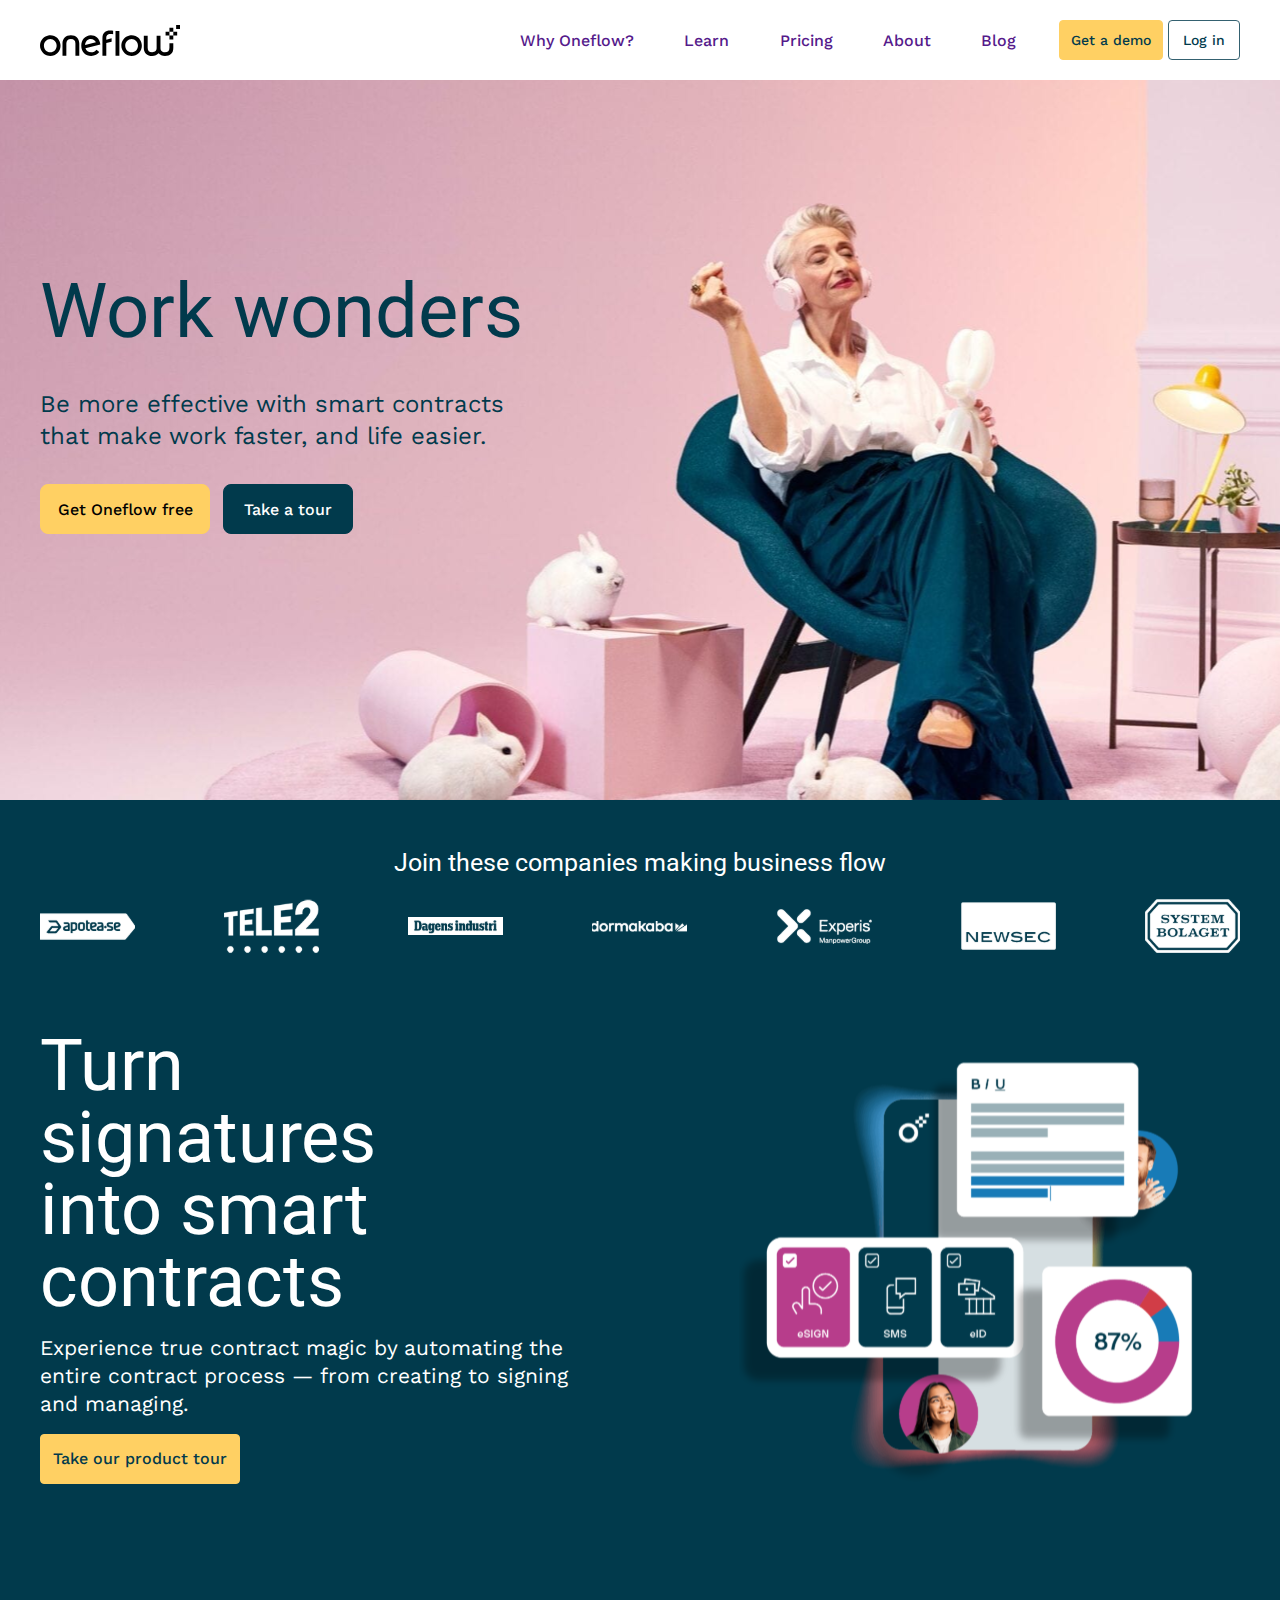
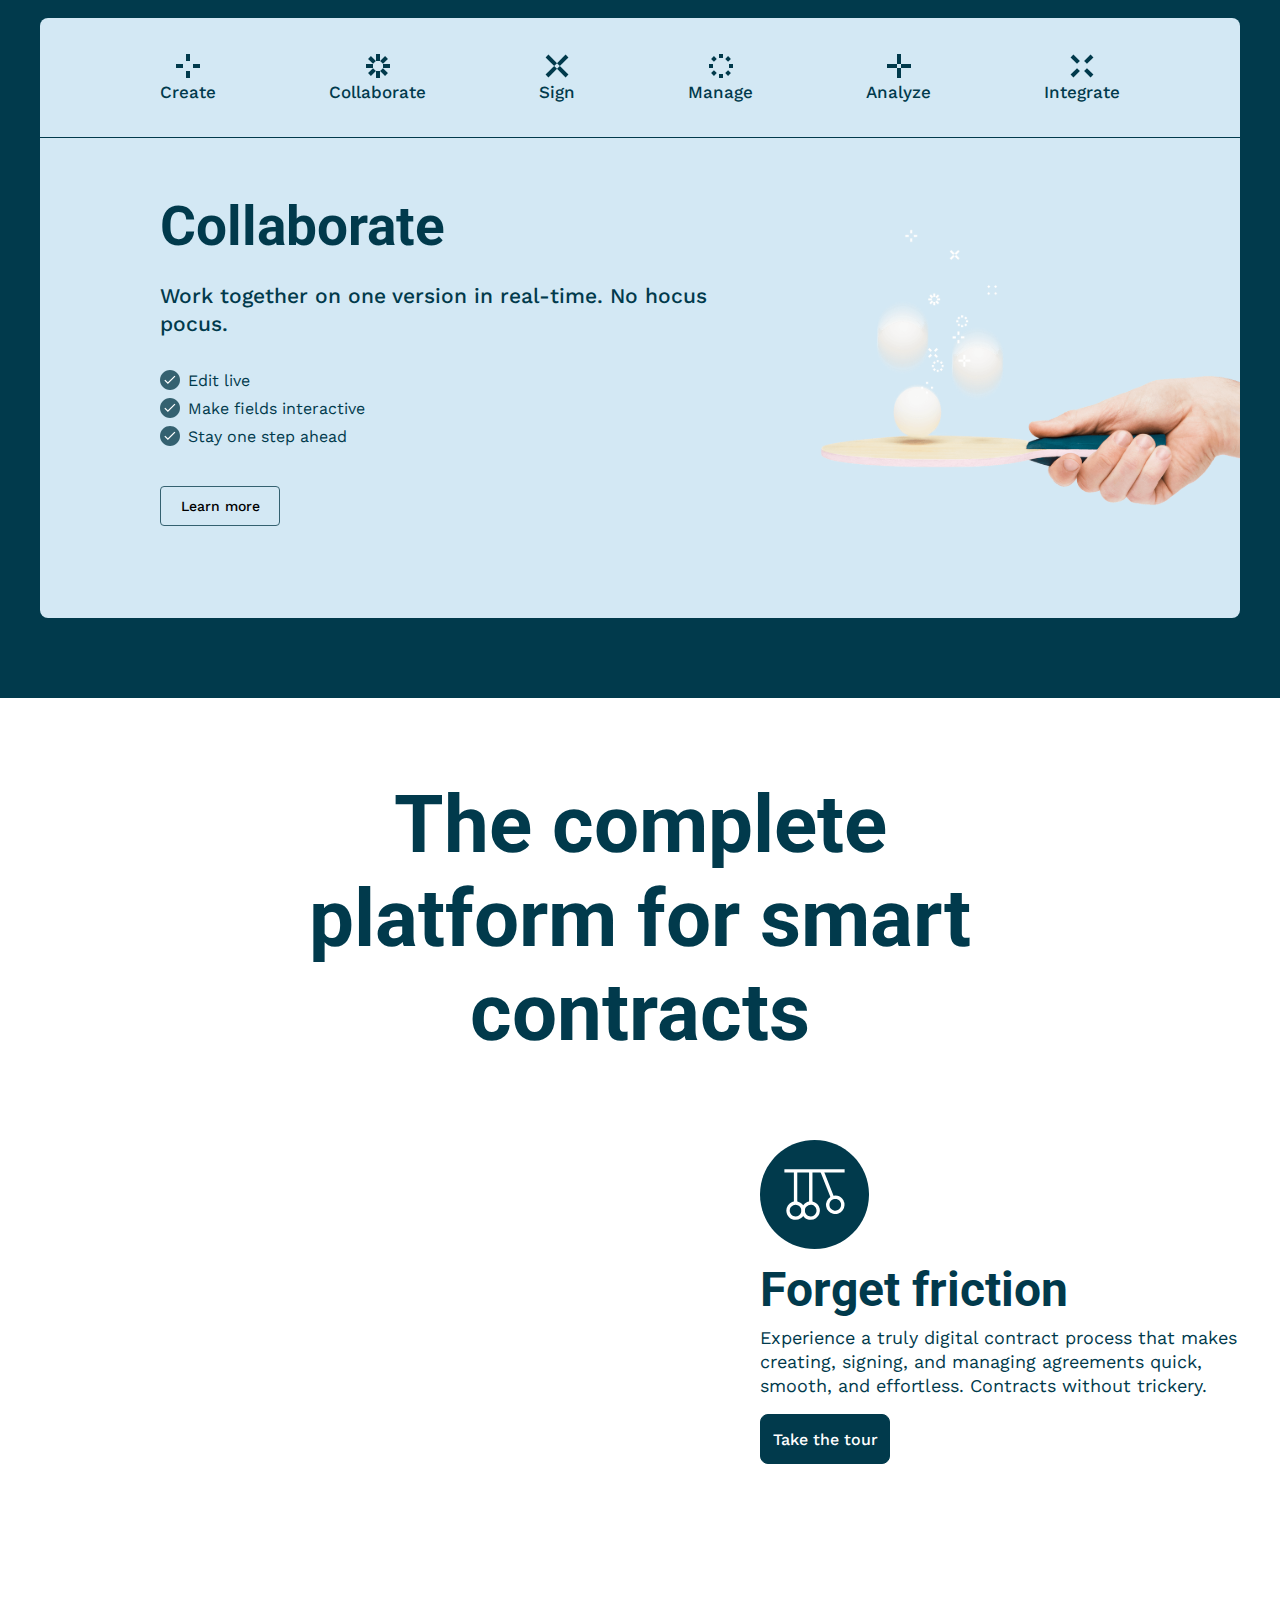
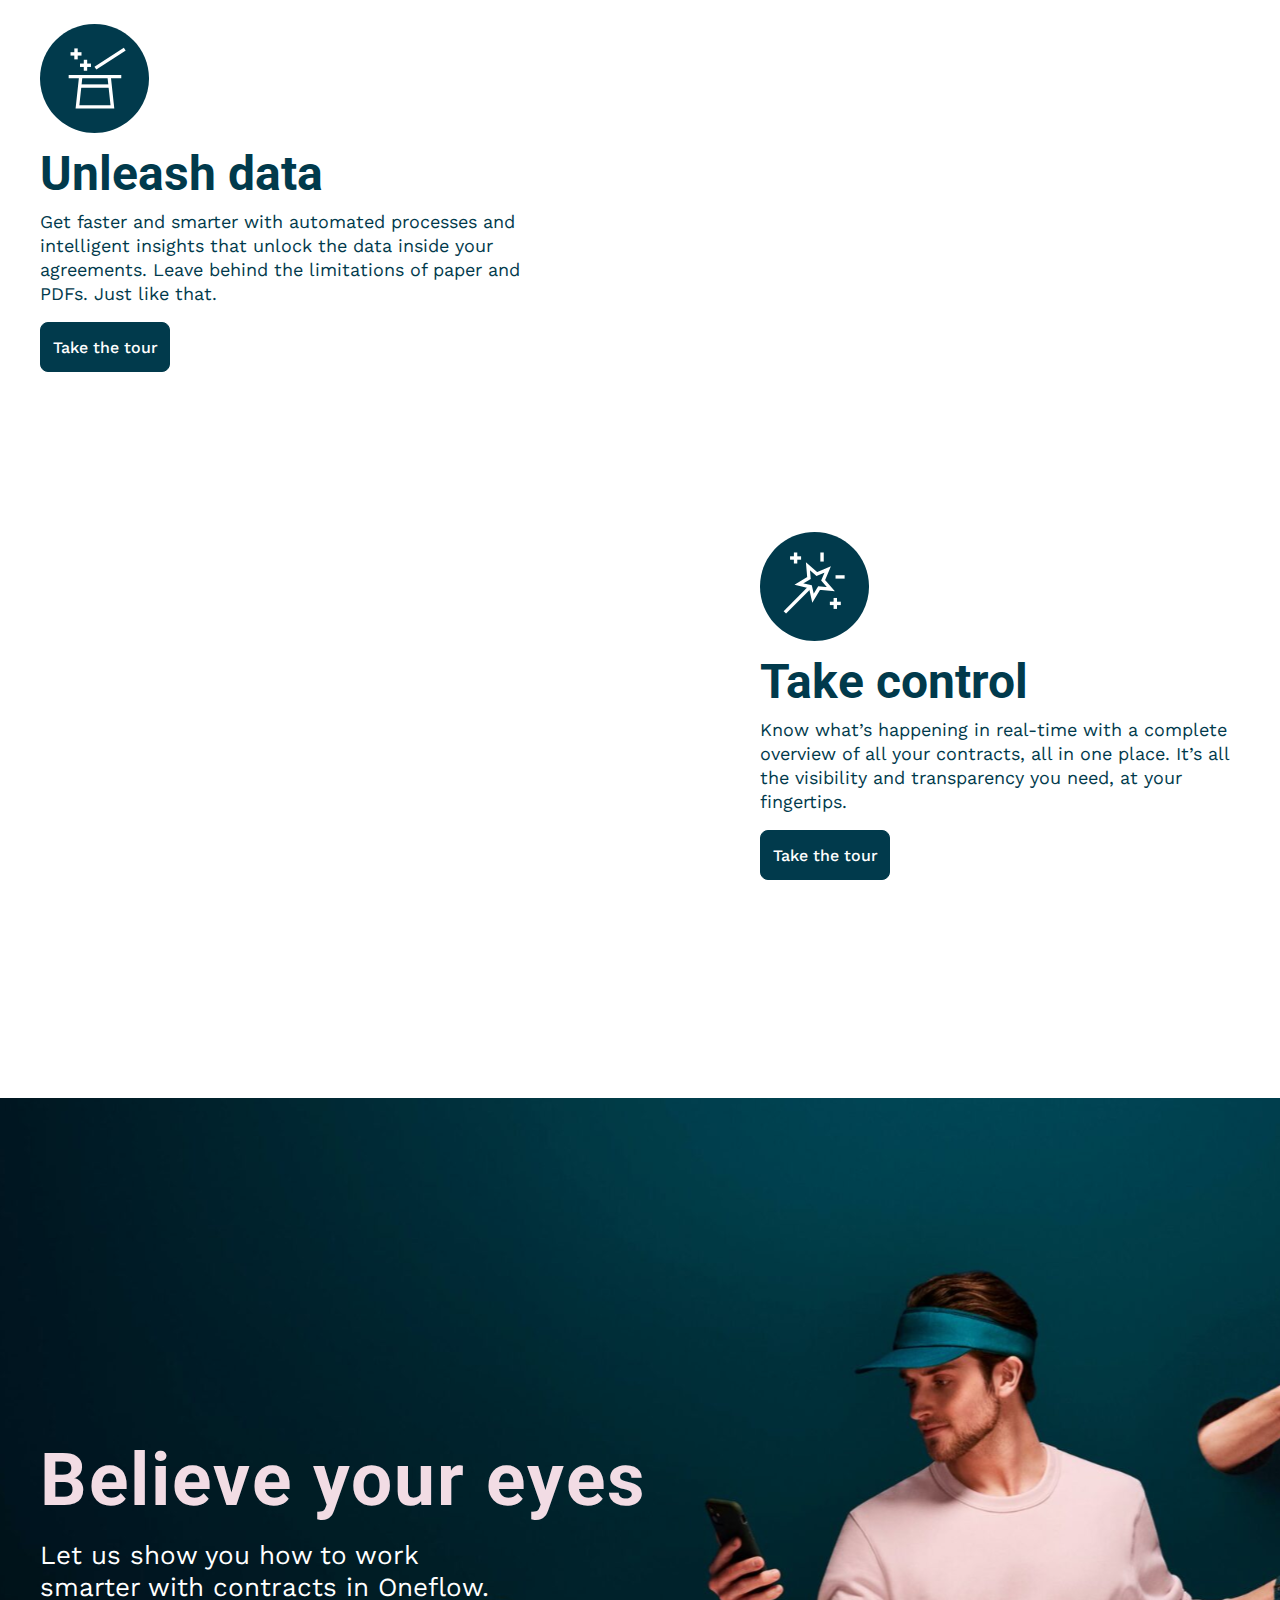
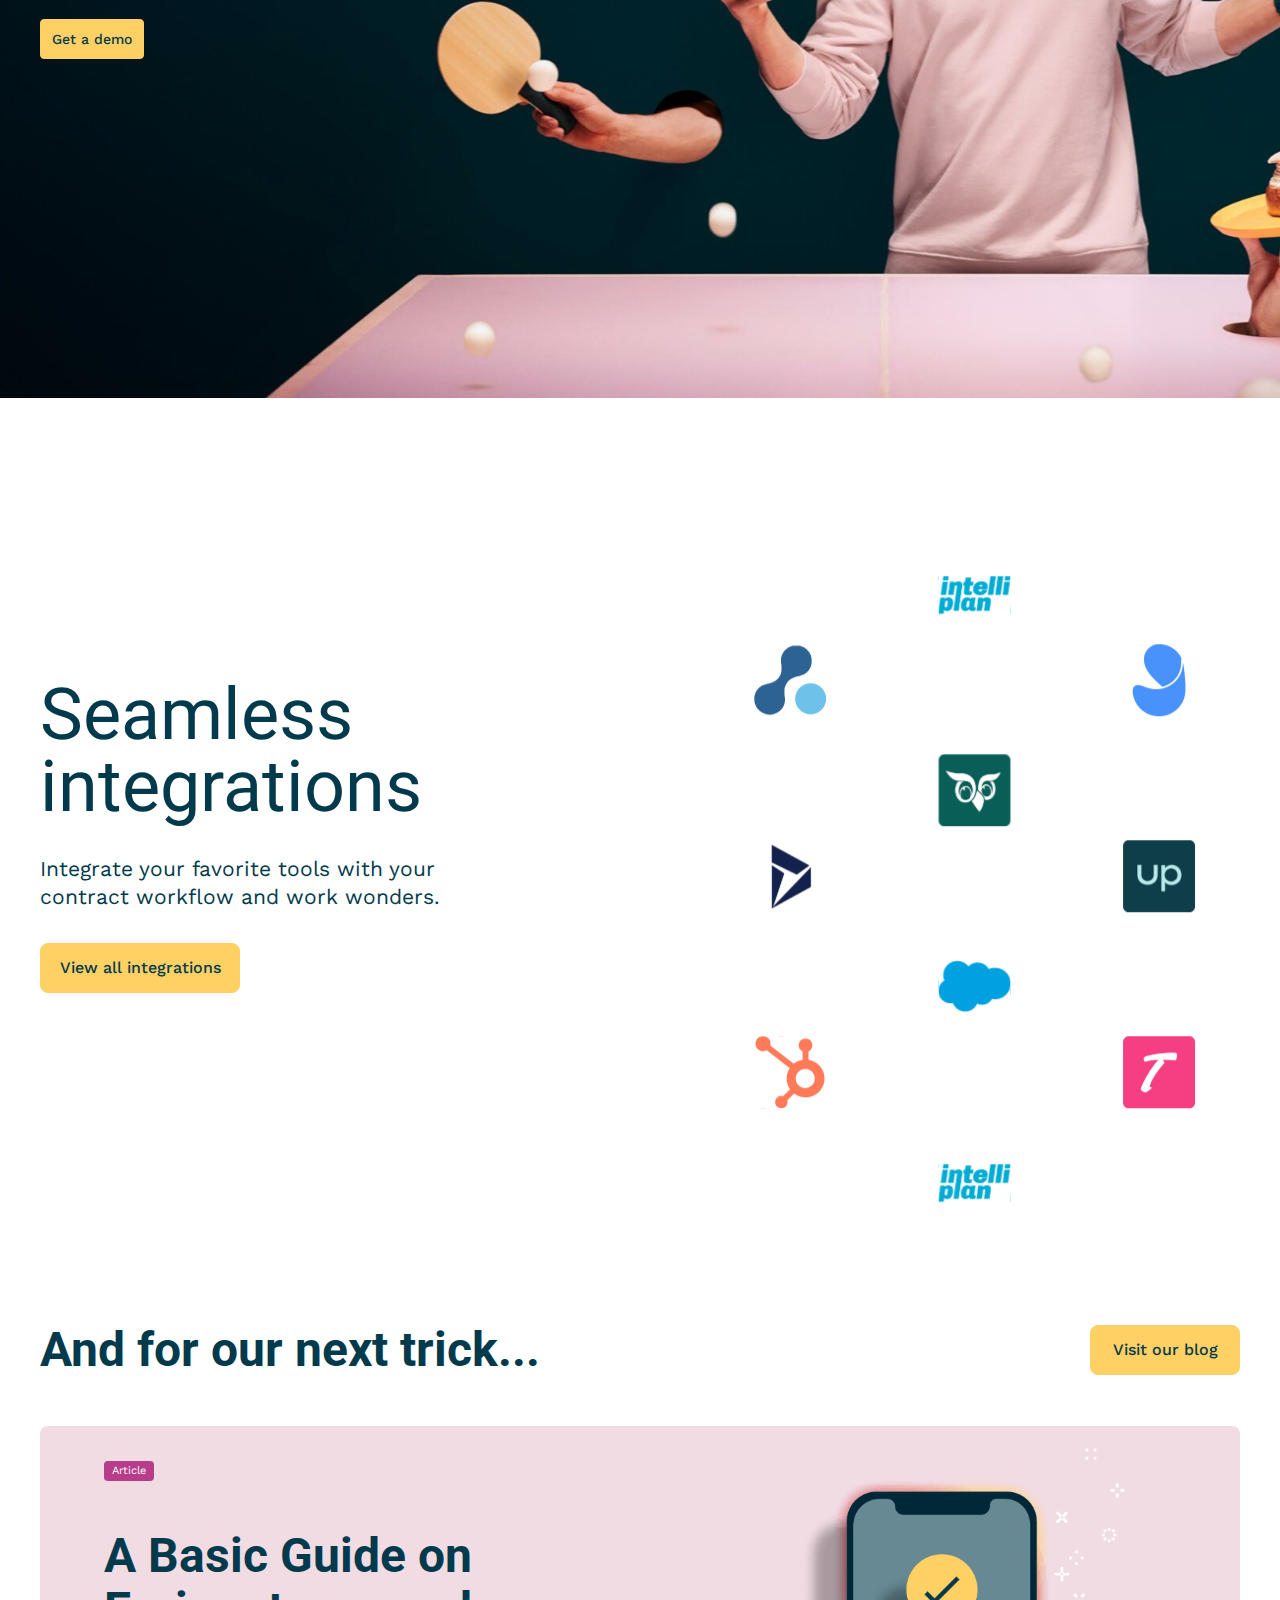
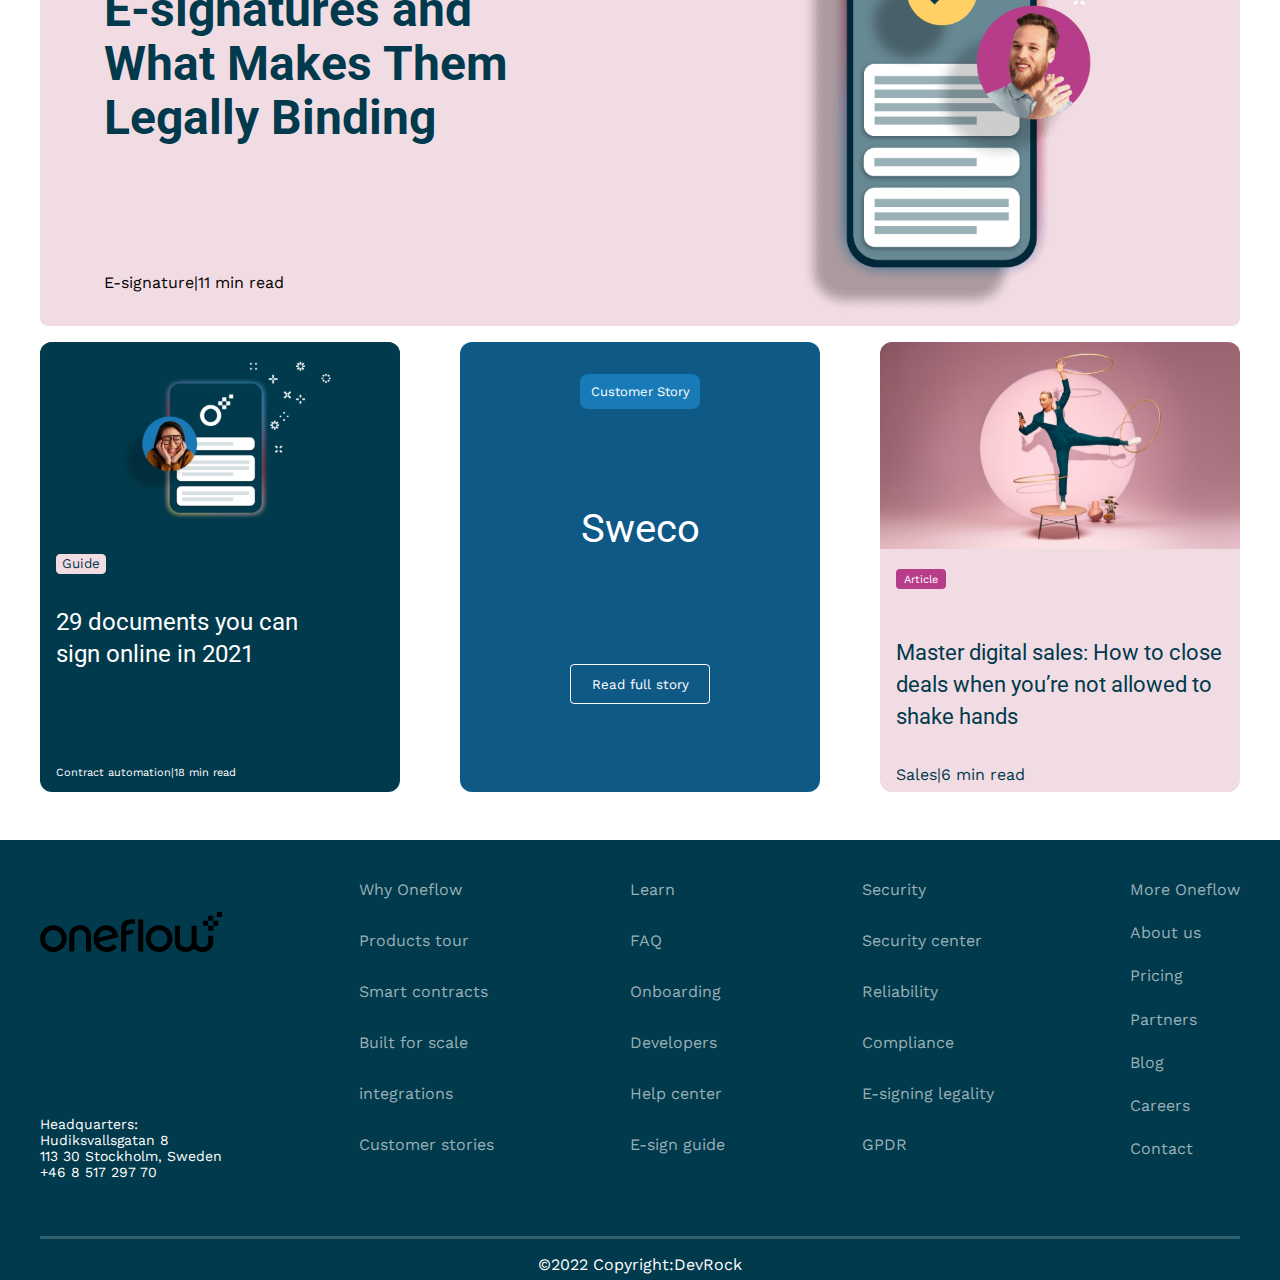
<file: Oneflow/oneflow.html>
<!DOCTYPE html>
<html lang="en">
<head>
    <meta charset="UTF-8">
    <meta http-equiv="X-UA-Compatible" content="IE=edge">
    <meta name="author" content="devRock">
    <meta name="viewport" content="width=1200, initial-scale=1.0">
    <title>OneFlow</title>
    <link rel="preconnect" href="https://fonts.googleapis.com">
    <link rel="preconnect" href="https://fonts.gstatic.com" crossorigin>
    <link href="https://fonts.googleapis.com/css2?family=Roboto:wght@100;300;400;500;700;900&family=Work+Sans:wght@100;200;300;400;500;600;700;800;900&display=swap" rel="stylesheet">
    <link rel="stylesheet" href="assets/css/style.css">
</head>
<body>
    <header class="header">
        <div class="container_header">
            <div class="header_inner">
                <div class="logo">
                    <img class="logo_img" src="./assets/img/Logo.svg" alt="logo">
                </div>
                <nav class="nav">
                    <div class="nav_links">
                        <a href="" class="link_why">Why Oneflow?</a>
                        <a href="" class="link_learn">Learn</a>
                        <a href="" class="link_pric">Pricing</a>
                        <a href="" class="link_about">About</a>
                        <a href="" class="link_blog">Blog</a>
                    </div>
                    <div class="nav_buttons">
                        <button class="btn_demo">Get a demo</button>
                        <button class="btn_log">Log in</button>
                    </div>
                </nav>
            </div>
        </div>
    </header>
    <main class="main">
        <section class="intro">
            <div class="container">
                <div class="intro_inner">
                    <h1 class="intro_title">Work wonders</h1>
                    <p class="intro_txt">Be more effective with smart contracts<br> that make work faster, and life easier.</p>
                    <div class="intro_buttons">
                        <button class="intro_get">Get Oneflow free</button>
                        <button class="intro_tour">Take a tour</button>
                    </div>
                </div>
            </div>
        </section>
        <section class="second">
            <div class="container">
                <div class="second_inner">
                    <div class="sec_company">
                        <h2 class="company_title">Join these companies making business flow</h2>
                        <div class="company_logos">
                            <img src="assets/img/company-1.svg" alt="">
                            <img src="assets/img/company-2.svg" alt="">
                            <img src="assets/img/company-3.svg" alt="">
                            <img src="assets/img/company-4.svg" alt="">
                            <img src="assets/img/company-5.svg" alt="">
                            <img src="assets/img/company-6.svg" alt="">
                            <img src="assets/img/company-7.svg" alt="">
                        </div>
                    </div>
                    <div class="sec_turn">
                        <div class="turn_txt">
                            <h1 class="turn_title">Turn<br> signatures<br> into smart<br> contracts</h1>
                            <p class="turn_sup">Experience true contract magic by automating the entire contract process — from creating to signing and managing.
                            </p>
                            <button class="turn_our">Take our product tour</button>
                        </div>
                        <div class="turn_img">
                            <img src="assets/img/turn_main.svg" alt="" class="turn_image">
                        </div>
                    </div>
                    <div class="second_table">
                        <div class="string_fir">
                            <div class="table_icons">
                                <div class="table_create">
                                    <img src="assets/img/table2.svg" alt="">
                                    <p>Create</p>
                                </div>
                                <div class="table_coll">
                                    <img src="assets/img/table3.svg" alt="">
                                    <p>Collaborate</p>
                                </div>
                                <div class="table_sign">
                                    <img src="assets/img/table4.svg" alt="">
                                    <p>Sign</p>
                                </div>
                                <div class="table_manage">
                                    <img src="assets/img/table5.svg" alt="">
                                    <p>Manage</p>
                                </div>
                                <div class="table_a">
                                    <img src="assets/img/table6.svg" alt="">
                                    <p>Analyze</p>
                                </div>
                                <div class="table_int">
                                    <img src="assets/img/table7.svg" alt="">
                                    <p>Integrate</p>
                                </div>
                            </div>
                        </div>
                        <div class="str_two">
                            <div class="two_txt">
                                <h1 class="two_title">Collaborate</h1>
                                <p class="two_text">Work together on one version in real-time. No hocus pocus.
                                </p>
                                <div class="l_item">
                                    <img src="assets/img/gulk.svg" alt="">
                                    <p>Edit live</p>
                                </div>
                                <div class="l_item">
                                    <img src="assets/img/gulk.svg" alt="">
                                    <p>Make fields interactive</p>
                                </div>
                                <div class="l_item">
                                    <img src="assets/img/gulk.svg" alt="">
                                    <p>Stay one step ahead</p>
                                </div>
                                <button class="two_btn">Learn more</button>
                            </div>
                            <div class="two_img">
                                <img src="assets/img/hand_table.svg" alt="">
                            </div>
                        </div>
                    </div>
                </div>
            </div>
        </section>
        <section class="three">
            <div class="container">
                <div class="three_inner">
                    <h1 class="three_title">
                        The complete platform for smart contracts
                    </h1>
                    <div class="bl_three">
                        <img src="assets/img/ico1.svg" alt="">
                        <h1 class="bl_title">Forget friction</h1>
                        <p class="bl_txt">
                            Experience a truly digital contract process that makes creating, signing, and managing agreements quick, smooth, and effortless. Contracts without trickery.
                        </p>
                        <button class="bl_btn">Take the tour</button>
                    </div>
                    <div class="bl_three">
                        <img src="assets/img/ico2.svg" alt="">
                        <h1 class="bl_title">Unleash data</h1>
                        <p class="bl_txt">
                            Get faster and smarter with automated processes and intelligent insights that unlock the data inside your agreements. Leave behind the limitations of paper and PDFs. Just like that.
                        </p>
                        <button class="bl_btn">Take the tour</button>
                    </div>
                    <div class="bl_three">
                        <img src="assets/img/ico3.svg" alt="">
                        <h1 class="bl_title">Take control</h1>
                        <p class="bl_txt">
                            Know what’s happening in real-time with a complete overview of all your contracts, all in one place. It’s all the visibility and transparency you need, at your fingertips.
                        </p>
                        <button class="bl_btn">Take the tour</button>
                    </div>
                </div>
            </div>
        </section>
        <section class="four">
            <div class="container">
                <div class="four_inner">
                    <div class="fr_in">
                        <h1 class="four_title">Believe your eyes</h1>
                        <p class="four_txt">Let us show you how to work<br> smarter with contracts in Oneflow.</p>
                        <button class="btn_demo">Get a demo</button>
                    </div>
                </div>
            </div>
        </section>
        <section class="five">
            <div class="container">
                <div class="five_inner">
                    <div class="five_text">
                        <h1 class="five_title">Seamless<br> integrations</h1>
                        <p class="five_txt">
                            Integrate your favorite tools with your<br> contract workflow and work wonders.
                        </p>
                        <button class="btn_view">View all integrations</button>
                    </div>
                    <div class="five_img">
                        <img src="assets/img/icons_int.svg" alt="">
                    </div>
                </div>
            </div>
        </section>
        <section class="six">
            <div class="container">
                <div class="line1">
                    <h1 class="six_title">And for our next trick...</h1>
                    <button class="btn_visit">Visit our blog</button>
                </div>
                <div class="six_bl">
                    <div class="six_text">
                        <div class="article">Article</div>
                        <h1 class="six_bl_title">A Basic Guide on<br> E-signatures and<br> What Makes Them<br> Legally Binding
                        </h1>
                        <p>E-signature|11 min read</p>
                    </div>
                    <div class="six_img">
                        <img src="assets/img/telephon_img.svg" alt="">
                    </div>
                </div>
                <div class="line2">
                    <div class="line_bl1">
                        <div class="img_bl1">
                            <img src="assets/img/ing_cart.svg" alt="">
                        </div>
                        <div class="bl1_text">
                            <button class="btn_guide1">Guide</button>
                            <h1 class="bl1_title">
                                29 documents you can<br> sign online in 2021
                            </h1>
                            <p>Contract automation|18 min read</p>
                        </div>
                    </div>
                    <div class="line_bl2">
                        <div class="custom_story">Customer Story</div>
                        <h1 class="line2_title">Sweco</h1>
                        <button class="btn_read_story">Read full story</button>
                    </div>
                    <div class="line_bl3">
                        <div class="img_bl3">
                            <img src="assets/img/img_cart2.svg" alt="">
                        </div>
                        <div class="bl3_text">
                            <div class="article">Article</div>
                            <h1 class="bl3_title">Master digital sales: How to close deals when you’re not allowed to shake hands
                            </h1>
                            <p>Sales|6 min read</p>
                        </div>
                    </div>
                </div>
            </div>
        </section>
    </main>
    <footer class="footer">
        <div class="container">
            <div class="footer_inner">
                <div class="col1">
                    <img src="assets/img/Logo.svg" alt="">
                    <p class="foot_info">
                       Headquarters:<br>
                       Hudiksvallsgatan 8<br>
                       113 30 Stockholm, Sweden<br>
                       +46 8 517 297 70  
                    </p>
                </div>
                <div class="col2">
                    <a class="lin_col" href="">Why Oneflow</a><br>
                    <a class="lin_col" href="">Products tour</a><br>
                    <a class="lin_col" href="">Smart contracts</a><br>
                    <a class="lin_col" href="">Built for scale</a><br>
                    <a class="lin_col" href="">integrations</a><br>
                    <a class="lin_col" href="">Customer stories</a><br>
                </div>
                <div class="col3">
                    <a class="lin_col" href="">Learn</a><br>
                    <a class="lin_col" href="">FAQ</a><br>
                    <a class="lin_col" href="">Onboarding</a><br>
                    <a class="lin_col" href="">Developers</a><br>
                    <a class="lin_col" href="">Help center</a><br>
                    <a class="lin_col" href="">E-sign guide</a><br>
                </div>
                <div class="col4">
                    <a class="lin_col" href="">Security</a><br>
                    <a class="lin_col" href="">Security center</a><br>
                    <a class="lin_col" href="">Reliability</a><br>
                    <a class="lin_col" href="">Compliance</a><br>
                    <a class="lin_col" href="">E-signing legality</a><br>
                    <a class="lin_col"href="">GPDR</a><br>
                </div>
                <div class="col5">
                    <a class="lin_col" href="">More Oneflow</a><br>
                    <a class="lin_col" href="">About us</a><br>
                    <a class="lin_col" href="">Pricing</a><br>
                    <a class="lin_col" href="">Partners</a><br>
                    <a class="lin_col" href="">Blog</a><br>
                    <a class="lin_col" href="">Careers</a><br>
                    <a class="lin_col" href="">Contact</a><br>
                </div>
                
            </div>
            <div class="line"></div>
            <p class="und">©2022 Copyright:DevRock</p>
        </div>
    </footer>
</body>
</html>
</file>
<file: fp/assets/style/style.css>
*,
*::after,
*::before{
    margin: 0;
    box-sizing: border-box;
    -webkit-box-sizing: border-box;
    font-family: 'PoppinsM';
}


@font-face {
    font-family: 'PoppinsM';
    src: url("../fonts/Poppins-Medium.ttf");
}

@font-face {
    font-family: 'PoppinsB';
    src: url("../fonts/Poppins-Bold.ttf");
}

html {
    overflow-x: hidden;
}

body {
    margin: 0;
    position: relative;
}

.container {
    max-width: 1250px;
    margin: auto;
    position: relative;
}

.hradient {
    height: 850px;
    background: linear-gradient(135deg, #FAAF1E, #F83B7F);
}

.header {
    display: flex;
    justify-content: space-between;
    height: 10vh;
    font-family: 'PoppinsM';
}

.header-item {
    width: 33.333%;
    margin: auto 0;
}

.nav {
    display: inline-block;
}

.nav-i {
    display: inline-block;
    font-size: 16px;
    font-family: 'PoppinsM';
    color: #ffffff;
    margin-right: 40px;
}

.right-0 {
    margin-right: 0px;
}

.logo {
    display: block;
    font-family: 'PoppinsB';
    color: #ffffff;
    font-size: 48px;
    text-align: center;
}

.login {
    display: flex;
    justify-content: right;
}

.login-box {}

.login-f {
    display: inline-block;
    font-size: 20px;
    margin-right: 52px;
    color: #ffffff;
}

.Sign-up {
    display: inline-block;
    font-size: 20px;
    color: #000000;
    background-color: #ffffff;
    border-radius: 5px;
    padding: 12px 36px;
}

.line-icon {
    position: absolute;
    display: block;
    height: 80vh;
}

.flex-icon {
    display: flex;
    flex-direction: column;
    justify-content: flex-end;
    height: 100%;
}

.flex-icon-i {
    margin: 0 auto;
    margin-top: 60px;
}

.line-l {
    position: absolute;
    display: block;
    background-color: #ffffff;
    height: 90vh;
    width: 1px;
    margin-left: 100px;
    z-index: 0;
}

.line-l-circle {
    z-index: 100;
    margin-top: 50vh;
    width: 28px;
    height: 28px;
    background: linear-gradient(135deg, #F82690, #FAAF1E);
    margin-left: -15px;
    border-radius: 100%;
    border: solid 2px #ffffff;
}

.line-r {
    position: absolute;
    display: block;
    background-color: #ffffff;
    height: 90vh;
    width: 1px;
    right: 0;
    margin-right: 100px;
}

.line-r-circle {
    z-index: 100;
    margin-top: 15vh;
    width: 28px;
    height: 28px;
    background: #ffffff;
    margin-left: -14px;
    border-radius: 100%;
}

.circle-r-t {
    width: 30vw;
    height: 30vw;
    border-radius: 50%;
    border: 10vw solid transparent;
    border-top-color: #D9D9D9;
    position: absolute;
    opacity: 1;
    transform: rotate(-140deg);
}

.main-logo {
    font-family: 'PoppinsM';
    margin: auto;
    max-width: 900px;
    text-align: center;
    margin-top: 1%;
}

.text-logo {
    font-size: 90px;
    line-height: 113%;
    color: #ffffff;
    font-weight: 700;
}

.text-logo-2 {
    margin-top: 28px;
    font-size: 20px;
    line-height: 113.5%;
    color: #ffffff;
    font-weight: 300;
}

.flex-telefon {
    display: flex;
    justify-content: space-between;
    width: 100%;
}

.telefon-i {}

.tele-i-left-1 {
    margin-top: 100px;
    margin-left: -12%;
}

.tele-i-left-2 {
    margin-top: 40px;
    margin-left: -25%;
}

.tele-i-left-3 {
    margin-top: 100px;
    margin-left: -25%;
}

.about {
    margin-top: 30%;
}

.flex-btn {
    
    display: flex;
    justify-content: center;
}


/* decor and block about us */

.decor-left,.decor-left1{
    position: absolute;
    margin-top: -14%;
    height: 550px;
}

.decor-left1{
    right: 0;
}

.about-title {
    font-weight: 700;
    font-size: 90px;
    text-align: center;
}

.about-inner{
    width: 100%;
    text-align: center;
}

.about-us{
    margin-top: 5%;
}

/* block inner about with left and right blocks */

.a-left{
    height: 100%;
    width: 50%;
    display: flex;
    align-items: center;
    justify-content: center;
}

.a-right{
    height: 100%;
    width: 50%;
    text-align: left;
    margin-left: 10%;
    padding-top: 10%;
}

.right-title {
    font-size: 36px;
    font-weight: 600;
    line-height: 40px;
}
/* Кнопка в инфе */
.btn-info{
    width: 228px;
    height: 69px;
    background: #121A27;
    box-shadow: -12px 5px 30px 1px rgba(0, 0, 0, 0.25);
    border-radius: 7px;
    margin-top: 10%;

    font-family: 'PoppinsM';
    font-style: normal;
    font-weight: 500;
    font-size: 20px;
    line-height: 30px;
    color: #FFFFFF;
}

.btn-info1{
    width: 228px;
    height: 69px;
    background: #FFFFFF;
    box-shadow: -12px 5px 30px 1px rgba(0, 0, 0, 0.25);
    border-radius: 7px;
    border: 2px solid #121A27;
    margin-top: 10%;
    

    font-family: 'PoppinsM';
    font-style: normal;
    font-weight: 500;
    font-size: 20px;
    line-height: 30px;
    color: #000000;

}

.btn-info:hover,.btn-info1:hover{
    cursor: pointer;
}

.info-par{
    font-size: 24px;
    font-weight: 400;
    line-height: 30px;
    color: #73686B;
    margin-top: 3%;
}

.about-info{
    display: flex;
    justify-content: space-between;
    width: 100%;
    height: 100%;
    margin-top: 5%;
}


.tel-inf{
    position: relative;
    z-index: 1;
}

.bl-bck,.bl-bck1,.bl-bck2{
    background: linear-gradient(285.76deg, #D90C56 16.91%, #FFD109 112.79%);
    height: 400px;
    width: 560px;
    top: 15%;
    border-radius: 30px;
    position: absolute;

    box-shadow: -12px 12px 30px rgba(0, 0, 0, 0.25);

}

.bl-bck1{top: 47%;}

.bl-bck2{top: 78%;}

/* Our Clients */

.clients-inner{
    width: 100%;
}

.our-clients{
    width: 100%;
    height: 670px;
    text-align: center;
}

.clients-txt{
    font-style: normal;
    font-weight: 300;
    font-size: 20px;
    line-height: 23px;
    text-align: center;
    color: #121A27;
    margin-top: 5%;
    margin-bottom: 7%;
}

.logos-client {
    height: 69px;
    width: 230px;
}

.clients-logo {
    width: 100%;
    height: 100%;
}

.log-1,.log-2{
    width: 100%;
    display: flex;
    justify-content: space-between;
}

.log-2{margin-top: 2%;}

/* test */

.test {
    height: 850px;
    text-align: center;
}

.blocks-test{
    width: 100%;
    height: 100%;
}

.bl-1,.bl-2{
    display: flex;
    justify-content: space-between;
}

.bl-2{margin-top: 2%;}

.blks1{
    width: 49%;
    height: 275px;
    background: rgba(242, 242, 242, 0.6);
    border: 1px solid rgba(0, 0, 0, 0.2);
    border-radius: 15px;
}

.bl-txt{
    font-style: italic;
    font-weight: 400;
    font-size: 20px;
    line-height: 23px;
    color: #73686B;
    text-align: left;
    margin: 4%;
}

.bl-img {
    width: 235px;
    display: flex;
    justify-content: space-between;
    align-items: center;
    margin-top: 2%;
    margin-left: 5%;
}

.rus-title{
    font-size: 24px;
    font-weight: 700;
    line-height: 27px;
    text-align: left;
}

.rus-supt{
    font-size: 16px;
    font-weight: 400;
    line-height: 18px;
    text-align: left;

}

/* questions */

.questions{margin-top: 10%;}

.questions-inner{
    width: 890px;
    margin: auto;
}

.que-bls{
    margin-bottom: 5%;
}

.que-title {
    font-size: 26px;
    font-weight: 500;
    line-height: 27px;
    letter-spacing: 0.01em;
    text-align: left;
    margin-left: 5%;
}

.plus {
    width: 40px;
    height: 40px;
}

.quess{
    display: flex;
    background: #EDEDED;
    border-radius: 15px;
    width: 898px;
    height: 140px;
    align-items: center;
    padding-left: 10%;
    margin: 3% auto;
}

.quess:hover{
    cursor: pointer;
}

/* download */

.download{
    height: 665px;
    width: 955px;
    margin: auto;
}
.download-inner{
    width: 100%;
    height: 100%;
    display: flex;
    justify-content: space-between;
    
}

.down-title{
    font-size: 64px;
    font-weight: 700;
    line-height: 73px;
    text-align: left;
    margin-bottom: 5%;

}

.down-sup{
    font-size: 20px;
    font-weight: 300;
    line-height: 23px;
    margin-bottom: 10%;
}

.down-txt{
    margin-top: 15%;
}

.apple,.goggle{
    height: 61px;
    width: 201px;

}

.btns-down{
    width: 426px;
    display: flex;
    justify-content: space-between;
}

/* Accordion */

.acc-1{
    max-height:0;
    width: 898px;
    border-radius: 12px;
    margin: auto;
    justify-content: space-between;
    overflow: hidden;
    transition: 0.3s ease-in-out;
}

.acc-txt{
    width: 545px;
    height: 100%;
    margin-left: 10%;
    display: flex;
    justify-content: space-between;
}

.acc-txt-in{
    font-size: 20px;
    font-style: italic;
    font-weight: 400;
    line-height: 23px;
    text-align: left;
    color: #73686B;
    margin-left: 8%;

}

.acc-title{
    font-size: 24px;
    font-weight: 500;
    line-height: 27px;
    letter-spacing: 0.01em;
    text-align: left;
    margin-left: 8%;
    margin-top: 3%;
    margin-bottom: 5%;

}

.btn-inner{
    width: 40px;
    height: 30px;
    display: inline-block;
    margin-top: 2%;
}

.acc-inner{
    width: 100%;
    max-height: 100%;
}

.minus {
    width: 40px;
    height: 4px;
    border-radius: 20px;
    background: #EB0303;
    display: inline-block;
    margin-left: 1%;
    margin-top: 20%;
}
</file>
<file: Porten SPB/assets/css/style.css>
@import url('https://fonts.googleapis.com/css2?family=PT+Sans:wght@400;700&family=Roboto:wght@400;700&display=swap');
@import url('https://fonts.googleapis.com/css2?family=Playfair+Display:wght@400;500;600;700;800;900&display=swap');

*,
*::after,
*::before {
    margin: 0;
    font-family: 'PT Sans', sans-serif;
    -webkit-box-sizing: border-box;
    box-sizing: border-box;
}

h1 {
    margin: 0;
    padding: 0;
}

.container {
    margin: auto;
    max-width: 1100px;
}



@media (max-width: 1200px) {
    .container {
        max-width: 970px;
    }
}


@media (max-width: 767px) {
    .container {
        max-width: 700px;
    }
}





/* Часть выше хедера */

.up-sec {
    background-color: black;
    color: grey;
    width: 100%;
    height: 50px;
    font-size: 90%;

}

.up-section {
    display: flex;
    justify-content: space-between;
    margin: 0 auto;
    align-items: center;
    height: 50px;
    width: 100%;
}

.up-info {
    width: 37%;
    height: 100%;
}



.up-job {
    display: flex;
    justify-content: space-between;
    align-items: center;
    width: 100%;
    height: 100%;

}

.up-log {
    display: flex;
    justify-content: space-between;
    align-items: center;
    width: 15%;
    height: 100%;
}

.up-log img {
    height: auto;
    width: 15%;
}

/* header */

.header {
    background: #0F0F0F;
    height: 80px;
    width: 100%;
    color: white;
}


.sec-header {
    display: flex;
    justify-content: space-between;
    align-items: center;
    width: 100%;
    height: 80px;
}

.logo {
    font-family: 'Post No Bills Jaffna';
    font-size: 36px;
    font-weight: 700;
    width: 15%;
}

.nav-btns {
    display: flex;
    justify-content: space-between;
    align-items: center;
    height: 100%;
    width: 60%;
}

.buttons {
    height: 100%;
    width: 25%;
    text-align: center;
    text-transform: uppercase;
    font-size: 100%;
    display: flex;
    justify-content: center;
}

.buttons h1 {
    text-transform: uppercase;
    font-size: 14px;
    font-weight: 400;
    margin: auto;
}

.buttons:hover {
    background: #1F1F1F;
    cursor: pointer;
}

@media (max-width: 607px) {

    .up-job,
    .up-log {
        font-size: 7px;
    }

    .col-title1 {
        font-size: 25px;
        text-transform: uppercase;
        font-family: 'Playfair Display', serif;
    }

    .nav-btns {
        font-size: 8px;
    }

    .buttons h1 {
        font-size: 8px;
    }

    .buttons {
        font-size: 8px;
    }
}

/* intro */

.intro {
    background-image: url('../images/itro.jpg');
    background-size: cover;
    background-repeat: no-repeat;
    height: 810px;
    width: 100%;
    display: flex;
    justify-content: center;
    align-items: center;
    flex-direction: column;
}

.logo_intro {
    border: 4px solid white;
    width: 70%;
    height: 320px;
    color: white;
    display: flex;
    justify-content: center;
    align-items: center;
    flex-direction: column;
    margin: auto;
}

.logo_txt {
    font-family: 'PT Sans', sans-serif;
    font-size: 22px;
    font-weight: 400;
    text-align: center;
    text-transform: uppercase;
    border-top: 1px solid white;
    line-height: 40px;

}

.int_log {
    height: 86px;
    width: 70%;
}

.intro_txt {
    color: white;
    font-family: 'PT Sans', sans-serif;
    font-size: 16px;
    font-weight: 400;
    line-height: 24px;
    letter-spacing: 1px;
    text-align: center;
    text-transform: uppercase;
    margin-top: 10%;
}

/* next section (seasons) */



.seasons {
    width: 100%;
    background: #000000;
    color: white;
    display: flex;
    justify-content: space-between;
}



.bl_right {
    background-image: url('../images/coll.jpg');
    background-repeat: no-repeat;
    background-size: cover;
}

.line {
    width: 20%;
    height: 1px;
    background-color: white;
    margin: 5% auto;
}



.bl_left,
.bl_right {
    height: 100%;
    width: 50%;
    text-align: center;
}

.title_seas {
    font-family: 'Playfair Display', serif;
    padding-top: 2%;
}

/* block left  */

.time-img {
    width: 100%;
    height: 250px;
    background: #191B1C;
    display: flex;
    align-content: center;
    justify-content: center;
}



.time-watch {
    display: flex;
    justify-content: space-around;
    width: 100%;
    height: 100%;

    text-align: left;
}

.block_watch {
    height: 100%;
    width: 25%;

}

.watch_img {
    margin: auto;
    display: flex;
    align-content: center;
    justify-content: center;
    width: 100%;
    height: auto;
}

.info-pr {
    height: 10%;
    width: 100%;
}

.info-pr p {
    font-family: 'Playfair Display', serif;
    font-size: 15px;
    padding-top: 5%;
}




/* block right */

.col-title {
    text-transform: uppercase;
    font-family: 'Playfair Display', serif;
    font-size: 36px;
}

.bl_right {
    height: 500px;
    /* margin-top: 5%; */
}

.button-catalog {
    border: 1px solid white;
    height: 47px;
    width: 138px;
    padding: 12px 28px 12px 28px;
    margin: auto;

    font-size: 18px;
    font-weight: 400;
    text-align: center;
    text-transform: uppercase;
}

.button-catalog:hover {
    background: rgba(31, 31, 31, 0.502);
    cursor: pointer;
}

.left-inner {
    padding-top: 30%;
}

@media (max-width:650px){
    .seasons {
        display: block;
    }

    .left-inner{
        padding-top: 0%;
    }

    .col-title{
        font-size: 20px;
    }
    
    .time-img{
        height: auto;
    }
    
    .info-pr p{
        font-size: 10px;
    }

    .bl_left,
    .bl_right{
        width: 100%;
        height: 100%;
    }
}

/* collections */

.info-call .line {
    margin: 5% auto;
}

.new-call {
    display: flex;
    width: 100%;
    height: 600px;
}



.left-call {
    background-image: url('../images/greyback.jpg');
    background-repeat: no-repeat;
    background-size: cover;
    width: 45%;
    height: 100%;
}

.right-call {
    width: 55%;
    height: 100%;
    background-color: #000000;
    color: white;
}

.info-call {
    width: 100%;
    height: 100%;
    text-align: center;

    display: flex;
    justify-content: center;
    flex-direction: column;
}

.col-title1 {
    text-transform: uppercase;
    font-family: 'Playfair Display', serif;
}

.button-coll {
    border: 1px solid white;
    width: 40%;
    height: 50px;
    display: flex;
    align-items: center;
    justify-content: center;
    text-align: center;
    margin: 5% auto;

    padding: 1%;
    font-size: 18px;
    text-transform: uppercase;
}

@media (max-width:1000px) {
    .new-call{
        display: flex;
        flex-direction: column;
    }
    .left-call{
        width: 100%;
    }

    .right-call{
        width: 100%;
    }
}

/* new products */

.new-prts {
    height: 100%;
    width: 100%;
    background-color: #000000;
    color: white;
    text-align: center;
    padding-top: 10%;
}

.img-pr {
    background-color: #191B1C;
    height: 300px;
    width: 100%;
    display: flex;
    justify-content: center;
    align-items: center;
}

.imgPrr {
    width: 100%;
    height: auto;
}

.bl_pr {
    width: 20%;
    height: 100%;
    color: white;
    text-align: left;
}

.product-str {
    display: flex;
    align-items: center;
    width: 100%;
    height: 30%;
    justify-content: space-around;
    margin: auto;
    padding-bottom: 10%;
}

@media (max-width: 767px) {
    .product-str {
        display: flex;
        flex-direction: row;
        justify-content: space-around;
    }

    .img-pr{
        height: 100px;
    }
}




/* BRANDS */

.brands {
    text-align: center;
    color: white;
    width: 100%;
    height: 30%;
    background: #0F0F0F;

}

.brand-inner {
    padding-top: 5%;
    padding-bottom: 5%;
}

.brands-img {
    display: flex;
    justify-content: space-between;
    width: 100%;
    height: 100%;
}

.logoFine{
    width: 100%;
    height: auto;
}

.logo-brand {
    height: 95px;
    width: 25%;
}


/* footer */

.footer {
    background-image: url('../images/footer.jpg');
    background-size: cover;
    background-repeat: no-repeat;

    height: 400px;
    width: 100%;
}



.footer .col-title{
    font-size: 25px;
}

.footer-inner {
    display: flex;
    justify-content: space-between;
    width: 100%;
    height: 100%;
    color: white;
    padding-top: 5%;
}

.foot-us {
    height: 100%;
    width: 30%;
    text-align: left;
    margin-top: 20%;
}

.foot-sup-us {
    padding-top: 15%;
    font-family: 'PT Sans', sans-serif;
    font-size: 14px;
    line-height: 21px;
}

/* foot cat */

.foot_cat {
    width: 30%;
    height: 100%;
    display: flex;
    flex-direction: column;
}

.btn-foot {
    background-color: #0F0F0F;
    text-decoration: none;
    display: flex;
    align-items: center;
    padding: 4% 5%;

}

.btns-foot {
    display: flex;
    flex-direction: column;
    width: 100%;
    height: 100%;
    margin-top: 15%;
}

.bl-fot1,
.bl-fot2 {
    display: flex;
    justify-content: space-between;
    width: 80%;
    margin: 5% 0 0 0;
}


.btns-foot a {
    text-decoration: none;
    color: white;
    font-size: 14px;
}


/* foot email */

.foot_email {
    height: 100%;
    width: 30%;
}

.foot-inf {
    height: 10%;
    width: 100%;
    display: flex;
    justify-content: space-between;
    margin-top: 10%;
}

.input-foot {
    width: 80%;
    height: 5vh;
    color: white;
    background-color: rgba(255, 255, 255, 0.503);
    border: 0;
}

.button-foot {
    background: #0F0F0F;
    color: white;
    width: 30%;
    font-size: 10px;
    height: 5vh;
    border: 0;
    cursor: pointer;
    display: flex;
    align-items: center;
}

.foot-sup-us {
    padding-top: 15%;
    font-family: 'PT Sans', sans-serif;
    font-size: 14px;
    line-height: 21px;
}

@media (max-width: 620px) {
    .footer .col-title{
        font-size: 18px;
    }

    .button-foot{
        font-size:6px;
        height: auto;
        align-items: center;
        margin: 1%;
    }

    .foot-inf{
        width: 90%;
        height: auto;
        
    }

    .bl-fot1,
    .bl-fot2{
        flex-direction: column;
        justify-content: left;
        align-items: left;
    }

}

@media (max-width: 767px) {
    .foot-sup-us{
        font-size: 12px;
    }

    

    .col-title{
        font-size: 18px;
    } 
}

@media (max-width:591px) {
    .button-foot{
        font-size: 3px;
    }

    .footer .col-title{
        font-size: 15px;
    }
    
}
</file>
<file: верстка грузо-перевозки/assets/css/main.css>
@import url('https://fonts.googleapis.com/css2?family=Roboto:wght@400;700&display=swap');
*,
*::after,
*::before {
    margin: 0;
    font-family: 'Roboto', sans-serif;
    -webkit-box-sizing: border-box;
    box-sizing: border-box;
}

h1,
h2,
h3,
h4,
h5 {
    margin: 0;
}



.container {
    margin: auto;
    max-width: 800px;
}


/* ИНФОРМАЦИЯ СВЕРХУ КОНТЕЙНЕРА */

.info {
    width: 100%;
    height: 45px;
    background-color: #C8A35F;
}


/* контейнер информации */

.info_sec {
    display: flex;
    justify-content: space-between;
    margin: 0 auto;
    align-items: center;
    height: 45px;
    width:100%;
    color: white;
    font-size: 15px;
}


/* кнопки с языком */

.btn_lang a {
    text-decoration: none;
    color: white;
    padding: 0 10px 10px 0;
    opacity: 0.5;
}

.btn_lang a:hover {
    opacity: 1;
}


/* ХЕДЕР */

.header {
    width: 100%;
    height: 100px;
    background: #2F343A;
    color: white;
}


/* настройка контейнера */

.header_container {
    display: flex;
    justify-content: space-between;
    align-items: center;
    height: 100px;
    margin: 0 auto;
    position: relative;
    font-size: 14px;
}


/* container for logo and lock */

.logo-company_lock-office {
    display: flex;
    justify-content: space-between;
    align-items: center;
    width: 400px;
}


/* logo company */

.logo {
    background: url('../images/logo.png');
    width: 160px;
    height: 46px;
    background-repeat: no-repeat;
    background-size: cover;
}


/* lock_office_container */

.lock_office_container {
    width: 40%;
    height: 100%;
    display: flex;
    justify-content: space-around;
    align-items: center;
}


/* img_lock */

.img_lock {
    background: url('../images/lockation_decor.png');
    background-repeat: no-repeat;
    background-size: cover;
    height: 25px;
    width: 25px;
}

.decor {
    height: 46px;
    width: 1px;
    background-color: white;
}


/* navigation buttons */

.nav_buttons a {
    text-decoration: none;
    color: white;
    text-transform: uppercase;
    padding-left: 10px;
}


/* MAIN */


/* intro_container */

.intro {
    background: url('../images/background_block.jpg');
    width: 100%;
    height: 620px;
    background-repeat: no-repeat;
    background-size: cover;
    display: flex;
    justify-content: center;
    align-items: center;
}


/* outline text and info */

.text_line {
    width: 80%;
    height: 50%;
    border: 1px solid #C8A35F;
    color: white;
    text-align: center;
    margin: auto;
}


/* texts */

.title_name {
    font-size: 45px;
    text-transform: uppercase;
    letter-spacing: 5px;
    margin-top: 5%;
}

.text_info {
    font-size: 18px;
    text-align: center;
    font-weight: 400;
    margin: 5% 10%;
    line-height: 2;
}


/* sec_services */

.sec_services {
    background-color: #2F343A;
    height: 40vh;
    display: flex;
    justify-content: space-between;
    width: 100%;
}   

.aside_b1,
.aside_b2 {
    width: 40%;
    height: 40%;
    background: #393F47;
    position: absolute;
}

.aside_b2 {right: 0;}

/* Инфа и фотка трака */
.sec_eu {
    width: 100%;
    height: 100%;
    display: flex;
    justify-content: space-between;
    position: relative;
    z-index: 1;
    color: white;
    margin: auto;
}


/* Линия */
.line  {
    background-color: #C8A35F;
    width: 90px;
    height: 6px;
}

/* заголовок */
.title {
    text-transform: uppercase;
    font-size: 40px;
    padding: 5% 0 5% 0;
}

/* сам текст */

.text_eu {
    font-size: 18px;
    margin-top: 5%;
    line-height: 25px;
}

.button_more {
    height: 20%;
    width: 220px;
    background-color: #C8A35F;
    text-transform: uppercase;
    color: #fff;
    border: 0;
    font-size: 16px;
    margin-top: 10%;

}

.img_truck {
    background: url('../images/big_car.png');
    height: 265px;
    width: 445px;
    position: relative;
    z-index: 1;
}

   /* Услуги */

.uslugi {
    height: 700px;
    width: 100%;
    background-color: #2F343A;
    color: #fff;
}

.bl_usl {
    display: flex;
    flex-direction: column;
    padding-top: 10%;
    /* padding-left: 5%; */
    margin: auto;
}

.av_usl {
    display: flex;
}

.avia {
    width: 100%;
    height: 180px;
    background-color: #393F47;
    border: 0.5px solid #2F343A;
    text-transform: uppercase;
    text-align: center;
}

.avia:hover {
    background-color: #C8A35F;
    cursor: pointer;
}

.img_av {
    width: 50px;
    height: 50px;
    margin: 20% 30% 10% 40%;
    display: flex;
    align-items: center;
    justify-content: center;
}

.img_av:hover {
    background-color: white;
    border-radius: 25px;
    cursor: pointer;
}

.img_av1 {
    width: 30px;
    height: 30px;
}
.img_av1:hover {
    filter: brightness(0);
    cursor: pointer;
}

/* о компании */

.company {
    display: flex;
    justify-content: space-between;
    margin: auto;
}


.txt_1,.txt_2 {
    font-weight: 500;
}

.txt_1,.txt_2,.title_comp {
    padding-top: 5%;
}

.bl_infos,.bl_infos1 {
    height: 120px;
    width: 160px;
    background-color: white;
    border: 1px solid #C8A35F;
    color: black;
    display: flex;
    flex-direction: column;
    text-align: center;
}

.bl_infos1 {
    background: url('../images/trucks.jpg');
    background-size: cover;
    background-repeat: no-repeat;
}

.bl_img_comp {
    width: 600px;
    display: flex;
    flex-wrap: wrap;
    margin: auto;
    position: relative;
    z-index: 1;
}

.about_company {
    background-color: #2F343A;
    width: 100%;
    height: 600px;
    /* padding-left: 5%; */
    padding-top: 5%;
}

.info_company {
    color: white;
    position: relative;
    z-index: 1;
    display: flex;
    flex-direction: column;
    width: 445px;
    
}

.text_company {
    text-align: left;
}

/* decor back block */
.bck_bl {
    height: 500px;
    width: 410px;
    background-color: #393F47;
    position: absolute;
    margin-left: auto;
    margin-right: auto;
    left: 0;
    right: 0;
    z-index: 1;
}

.map {
    width: 100%;
    height: 450px;
    background: url('../images/map.png');
    background-repeat: no-repeat;
    background-size: cover;
}

/* footer */

.footer {
    background-color: #C8A35F;
    width: 100%;
    height: 100px;
    color: white;

}



.logo_fot {
    background-image: url('../images/logofot.png');
    width: 160px;
    height: 45px;
    background-size: cover;
    background-repeat: no-repeat;
}

.fot_con{
    display: flex;
    justify-content: space-between;
    align-items: center;
    padding-top: 3%;
    width: 100%;
    height: 100%;
}
</file>
<file: Oneflow/assets/css/style.css>
*,
*::before,
*::after {
    box-sizing: border-box;
    -webkit-box-sizing: border-box;
    margin: 0;
    padding: 0;
    font-family: 'Work Sans', sans-serif;
}


.container,
.container_header {
    max-width: 1200px;
    margin: auto;

}

h1,
h2,
h3,
h4 {
    font-family: 'Roboto', sans-serif;
}

a {
    text-decoration: none;
}

/******************************** Scrollbar *********************************/

body::-webkit-scrollbar {
    width: 5px;
}

body::-webkit-scrollbar-track {
    background-color: rgba(101, 109, 166, 0);
}

body::-webkit-scrollbar-thumb {
    background-color: #013A4C;
    border-radius: 12px;
    padding: 1rem;
    border: 0.5px solid white;
}

body {
    scrollbar-color: #013A4C rgba(0, 0, 0, 0.1);
    scrollbar-width: 5px;
}


/************************************ Header *********************************/

.header {
    height: 80px;
    width: 100%;
    background-color: white;
    position: fixed;
    z-index: 1;
}

.header_inner {
    width: 100%;
    height: 80px;
    display: flex;
    justify-content: space-between;
    align-items: center;
    color: #013A4C;
}

.logo {
    display: flex;
    align-items: center;
}

.nav {
    width: 60%;
    height: 100%;
    display: flex;
    justify-content: space-between;
    align-items: center;
}

.nav_links {
    display: flex;
    justify-content: space-between;
    color: #013A4C;
    font-weight: 500;
    font-size: 16px;
    width: 31rem;
}

.btn_demo {
    height: 40px;
    width: 6.5rem;
    background-color: #FFD063;
    border-radius: 4px;
    font-size: 14px;
    font-weight: 500;
    color: #013A4C;
    border: 1px solid #FFD063;
}

.btn_demo:hover,
.btn_log:hover {
    cursor: pointer;
}

.btn_log {
    height: 40px;
    width: 4.5rem;
    background-color: #fff;
    border: 1px solid #346170;
    border-radius: 4px;

    font-size: 14px;
    font-weight: 500;
    color: #013A4C;
}

/***************************** Intro ********************************/

.intro {
    height: 800px;
    width: 100%;
    position: relative;


    background-image: url('../img/background_intro.svg');
    background-size: cover;
    background-repeat: no-repeat;
    background-position: center;
    background-attachment: fixed;
}

.intro_inner {
    height: 800px;
    width: 100%;
    display: flex;
    justify-content: center;
    flex-direction: column;
}


.intro_title {
    font-size: 76px;
    font-weight: 400;
    color: #013A4C;

    margin-bottom: 2rem;
}

.intro_txt {
    font-size: 24px;
    line-height: 32px;
    color: #013A4C;
    margin-bottom: 2rem;
}

.intro_get {
    background-color: #FFD063;
    width: 170px;
    height: 50px;
    border-radius: 8px;
    border: 1px solid #FFD063;

    font-size: 16px;
    font-weight: 500;
    text-align: center;
    cursor: pointer;

}

.intro_tour {
    font-size: 16px;
    font-weight: 500;
    text-align: center;

    background-color: #013A4C;
    color: white;
    border: 1px solid #013A4C;
    width: 130px;
    height: 50px;
    border-radius: 8px;
    cursor: pointer;

    margin-left: 0.5rem;
}

/*********************************** second section(company) **********************************/

.second {
    background-color: #013A4C;
    width: 100%;
    height: 100%;
}


.second_inner {
    width: 100%;
    height: 100%;
    color: white;
    padding-bottom: 5rem;
}

.company_title {
    font-size: 25px;
    font-weight: 400;
    padding-top: 3rem;
    text-align: center;
}

.company_logos {
    width: 100%;
    display: flex;
    justify-content: space-between;
    align-items: center;
    margin-top: 1rem;
}

/************************************ Section Turn ******************************************/

.sec_turn {
    padding-top: 2rem;
    padding-bottom: 1rem;
    display: flex;
    justify-content: space-between;
    align-items: center;
}

.turn_title {
    font-size: 72px;
    line-height: 72px;
    font-weight: 400;
}

.turn_sup {
    font-size: 21px;
    font-weight: 400;
    line-height: 28px;
    margin-top: 1rem;
    margin-bottom: 1rem;
}

.turn_txt {
    width: 45%;
}

.turn_our {
    background-color: #FFD063;
    border: 1px solid #FFD063;
    height: 50px;
    width: 200px;
    border-radius: 4px;

    font-size: 16px;
    color: #013A4C;
    font-weight: 500;
}

/******************************** second Table ************************************/

.second_table {
    background: #D3E8F4;
    border-radius: 8px;
    height: 600px;
    width: 100%;
    margin-top: 5rem;
    padding-bottom: 2rem;
}

.string_fir{
    width: 100%;
    height: 120px;
    border-bottom: 1px solid #013A4C;
}

.table_icons{
    width: 80%;
    color: #013A4C;
    display: flex;
    justify-content: space-between;
    align-items: center;
    margin: auto;
    height: 100%;
}

.two_txt{
    width: 56%;
    height: 100%;
    padding-top: 3rem;
    padding-left: 7.5rem;
}

.table_create,.table_coll,.table_sign,.table_manage,.table_a,.table_int{
    text-align: center;
    font-size: 17px;
    font-weight: 500;
}

.str_two{
    color: #013A4C;
    height: 480px;
    display: flex;
    justify-content: space-between;
}

.two_title{
    font-size: 55px;
    font-weight: 700;
    line-height: 80px;
    margin-bottom: 1rem;
}

.two_text{
    font-size: 21px;
    font-weight: 500;
    line-height: 28px;
    margin-bottom: 2rem;
    
}

.l_item{
    display: flex;
    justify-content: flex-start;
    align-items: center;
    margin-top: 0.5rem;
    margin-bottom: 0.5rem;
}

.l_item p{
    margin-left: 0.5rem;
}

.two_btn{
    background-color: #D3E8F4;
    border: 1px solid #346170;
    border-radius: 4px;

    width: 120px;
    height: 40px;

    font-size: 14px;
    font-weight: 500;
    margin-top: 2rem;

    cursor: pointer;
}

.two_img{
    padding-top: 4rem;
}

/******************* Three *****************/

.three{
    height: 2000px;
    width: 100%;
    background-image: url('../img/bb.jpg');
    background-size: cover;
    background-repeat: no-repeat;
    background-position: center;
    background-attachment: fixed;
    color: #013A4C;
}


.bl_btn {
    font-size: 16px;
    font-weight: 500;
    text-align: center;

    background-color: #013A4C;
    color: white;
    border: 1px solid #013A4C;
    width: 130px;
    height: 50px;
    border-radius: 8px;
    cursor: pointer;
}


.three_title{
    font-size: 80px;
    width: 60%;
    text-align: center;
    margin: auto;
    padding-top: 5rem;
    padding-bottom: 5rem;
}

.bl_title{
    font-size: 48px;
    font-weight: 700;
    text-align: left;
    margin-top: 0.5rem;
    margin-bottom: 0.5rem;
}

.bl_txt{
    font-size: 18px;
    line-height: 24px;
    margin-bottom: 1rem;
}

.bl_three{
    width: 40%;
    padding-bottom: 10rem;
    margin-left: auto;
    margin-right: 0;
}

.bl_three1{
    width: 40%;
    padding-bottom: 5rem;
    
}

.bl_three:nth-child(3){
    margin-right: auto;
    margin-left: 0;
}

/************************ Four *******************/

.four{
    background-image: url('../img/backgorund_3.svg');
    height: 900px;
    width: 100%;
    background-size: cover;
    background-repeat: no-repeat;
    background-position: center;
    color: white;
}

.four_title{
    font-size: 73px;
    font-weight: 700;
    letter-spacing: 2px;
    color: #F2DCE4;
}

.four_txt{
    font-size: 26px;
    line-height: 32px;
    /* width: 40%; */
    margin-top: 1rem;
    margin-bottom: 1rem;
}

.four_inner{
    height: 900px;
    display: flex;
    justify-content: left;
    align-items: center;
}

/******************** five *********************/


.five_inner {
    display: flex;
    justify-content: space-between;
    width: 100%;
    height: 100%;
    color: #013A4C;
}

.five_title{
    font-size: 72px;
    font-weight: 400;
    line-height: 72px;
    margin-bottom: 2rem;
}

.five_text{
    display: flex;
    justify-content: center;
    flex-direction: column;
}

.five_txt{
    font-size: 21px;
    line-height: 28px;
    margin-bottom: 2rem;
}

.btn_view{
    font-size: 16px;
    font-weight: 500;
    text-align: center;

    background-color:#FFD063;
    color: #013A4C;
    border: 1px solid #FFD063;
    width: 200px;
    height: 50px;
    border-radius: 8px;
    cursor: pointer;
}

/*************** Six *************/

.line1{
    display: flex;
    justify-content: space-between;
    align-items: center;
    width: 100%;
    height: 100%;
    margin-top: 3rem;
    padding-bottom: 3rem;
}

.line2{
    display: flex;
    justify-content: space-between;
    width: 100%;

}

.six_title{
    font-size: 48px;
    font-weight: 700;
    color: #013A4C;
}

.btn_visit{
    font-size: 16px;
    font-weight: 500;
    text-align: center;

    background-color:#FFD063;
    color: #013A4C;
    border: 1px solid #FFD063;
    width: 150px;
    height: 50px;
    border-radius: 8px;
    cursor: pointer;
}

.six_bl{
    height: 500px;
    width: 100%;
    background-color: #F2DCE4;
    border-radius: 8px;
    display: flex;
    justify-content: space-between;
    align-items: center;
    margin-bottom: 1rem;
}

.six_bl_title{
    font-size: 48px;
    line-height: 54px;
    color: #013A4C;
    padding-bottom: 8rem;
}

.article{
    background: #B73D8B;
    width: 50px;
    height: 20px;
    font-size: 11px;
    color: white;
    text-align: center;
    display: flex;
    align-items: center;
    justify-content: center;
    border-radius: 4px;
    margin-bottom: 3rem;
}

.six_text{
    padding-left: 4rem;
}

.six{
    margin-bottom: 3rem;
}

/********* line block - 1 **********/


.line_bl1{
    background-color: #013A4C;
    height: 450px;
    width: 30%;
    overflow: hidden;
    color: white;
    border-radius: 12px;
}

.btn_guide1{
    background-color: #F2DCE4;
    color: #013A4C;
    width: 50px;
    height: 20px;
    border: 1px solid #F2DCE4;
    border-radius: 4px;
    margin-bottom: 2rem;
}

.bl1_title{
   font-size: 24px;
   line-height: 32px;
   font-weight: 400; 
}

.bl1_text{
    padding-left: 1rem;
}

.bl1_text p{
    font-size: 11px;
    font-weight: 400;
    margin-top: 6rem;
}

/************** line block - 2 ***********/

.line_bl2{
    width: 30%;
    height: 450px;
    background-color: #0F5987;
    color: white;
    text-align: center;
    border-radius: 12px;
}

.custom_story{
    height: 35px;
    width: 120px;
    color: white;
    background-color: #187BB7;
    font-size: 13px;
    margin: 2rem auto ;
    text-align: center;
    display: flex;
    justify-content: center;
    align-items: center;
    border-radius: 8px;
}

.line2_title{
    font-size: 40px;
    font-weight: 400;
    margin-top: 6rem;
}

.btn_read_story{
    width: 140px;
    height: 40px;
    background-color: #0F5987;
    border: 1px solid white;
    color: white;
    border-radius: 4px;
    text-align: center;
    margin-top: 7rem;
}

/************** line block - 3 ***********/

.line_bl3{
    width: 30%;
    height: 450px;
    background-color: #F2DCE4;
    overflow: hidden;
    color: #013A4C;
    border-radius: 12px;
}

.bl3_title{
    font-size: 22px;
    line-height: 32px;
    font-weight: 400;
    margin-bottom: 2rem;
}

.bl3_text{
    padding-left: 1rem;
}

.bl3_text .article{
    margin-top: 1rem;
}

/**************** footer ****************/

.footer{
    height: 440px;
    width: 100%;
    background-color: #013A4C;
    color: white;
}

.col1{
    height: 100%;
    padding-top: 2rem;
}

.footer_inner{
    display: flex;
    justify-content: space-between;
    align-items: center;
    height: 300px;
    
}



.footer_inner{
    padding-top: 5rem;
}

.footer_inner a{
    color: #99B0B7;
}

.foot_info{
    font-size: 14px;
    font-weight: 400;
    margin-top: 3rem;
}





.col1,.col2,.col3,.col4,.col5{
    height: 300px;
    display: flex;
    justify-content: space-between;
    flex-direction: column;
}

.line{
    width: 100%;
    height: 3px;
    background: #346170;
    margin-top: 6rem;
}

.und{
    text-align: center;
    padding-top: 1rem;
}
</file>
